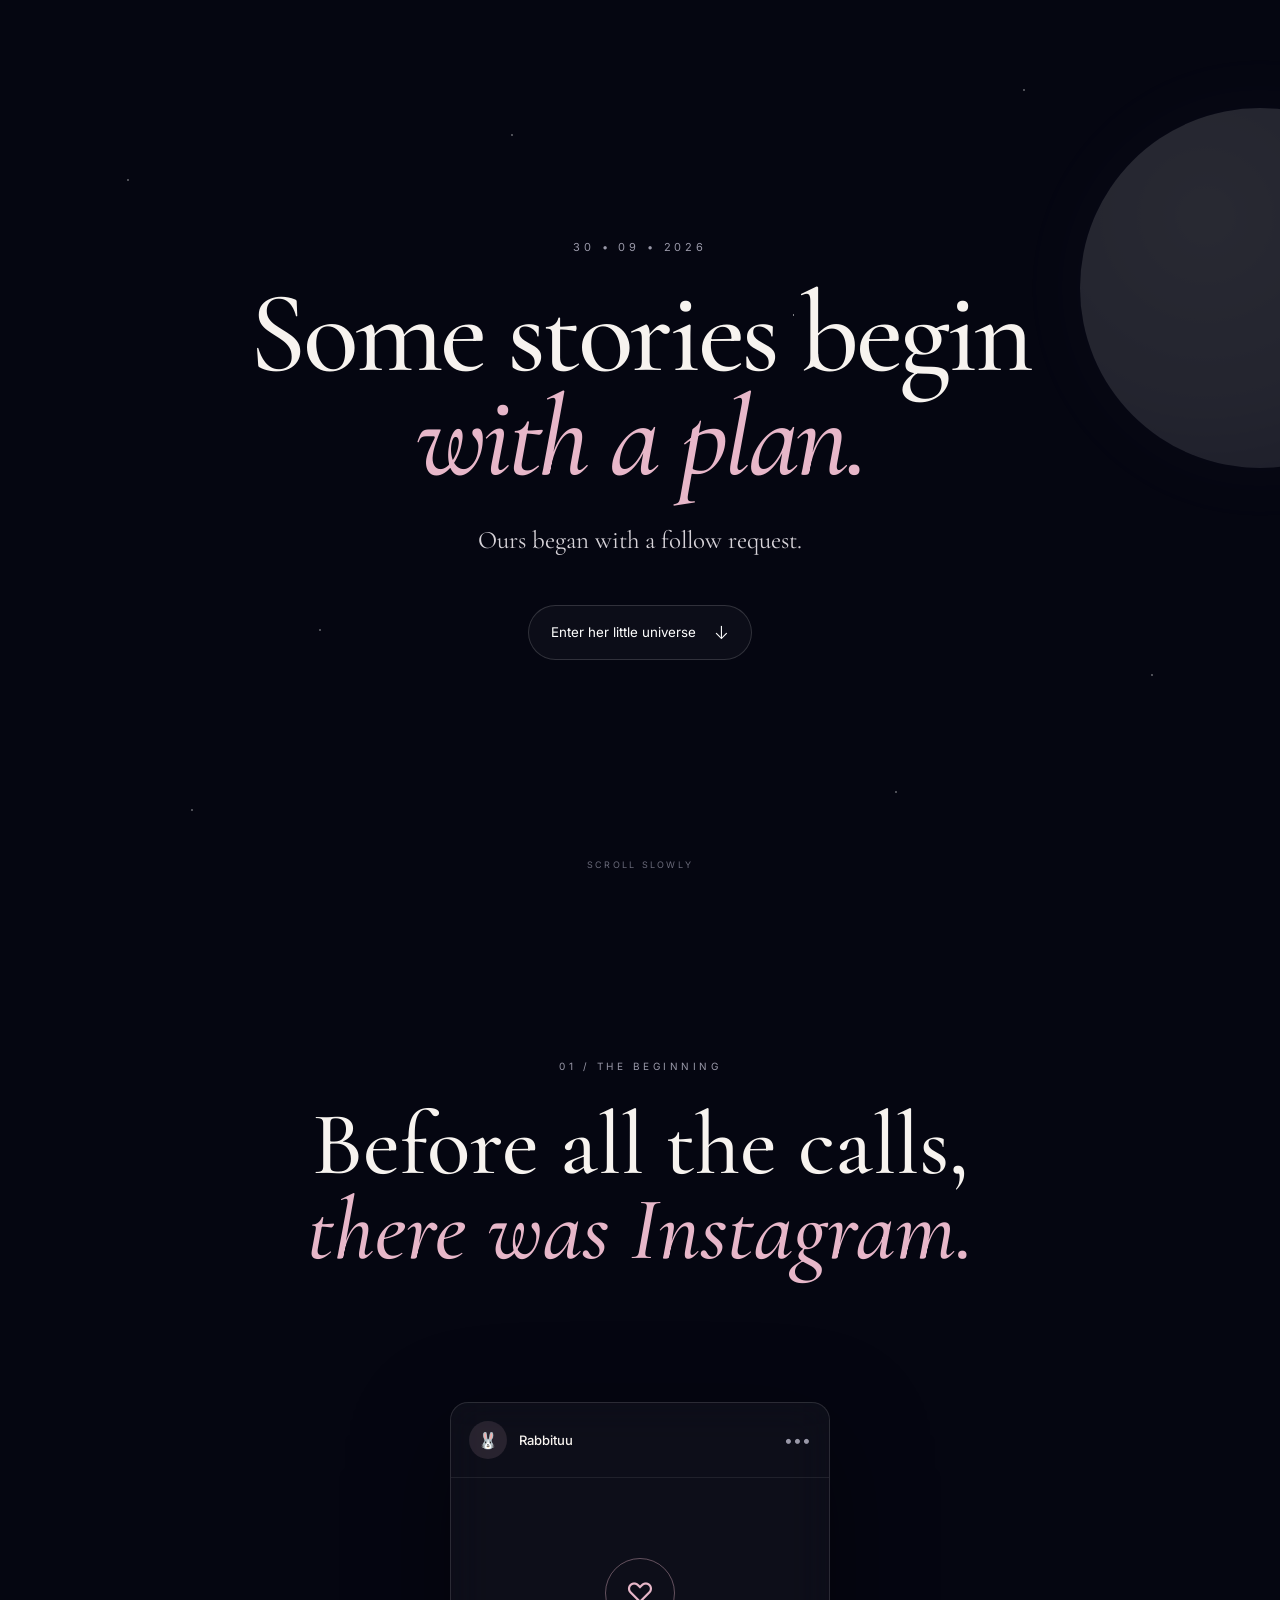
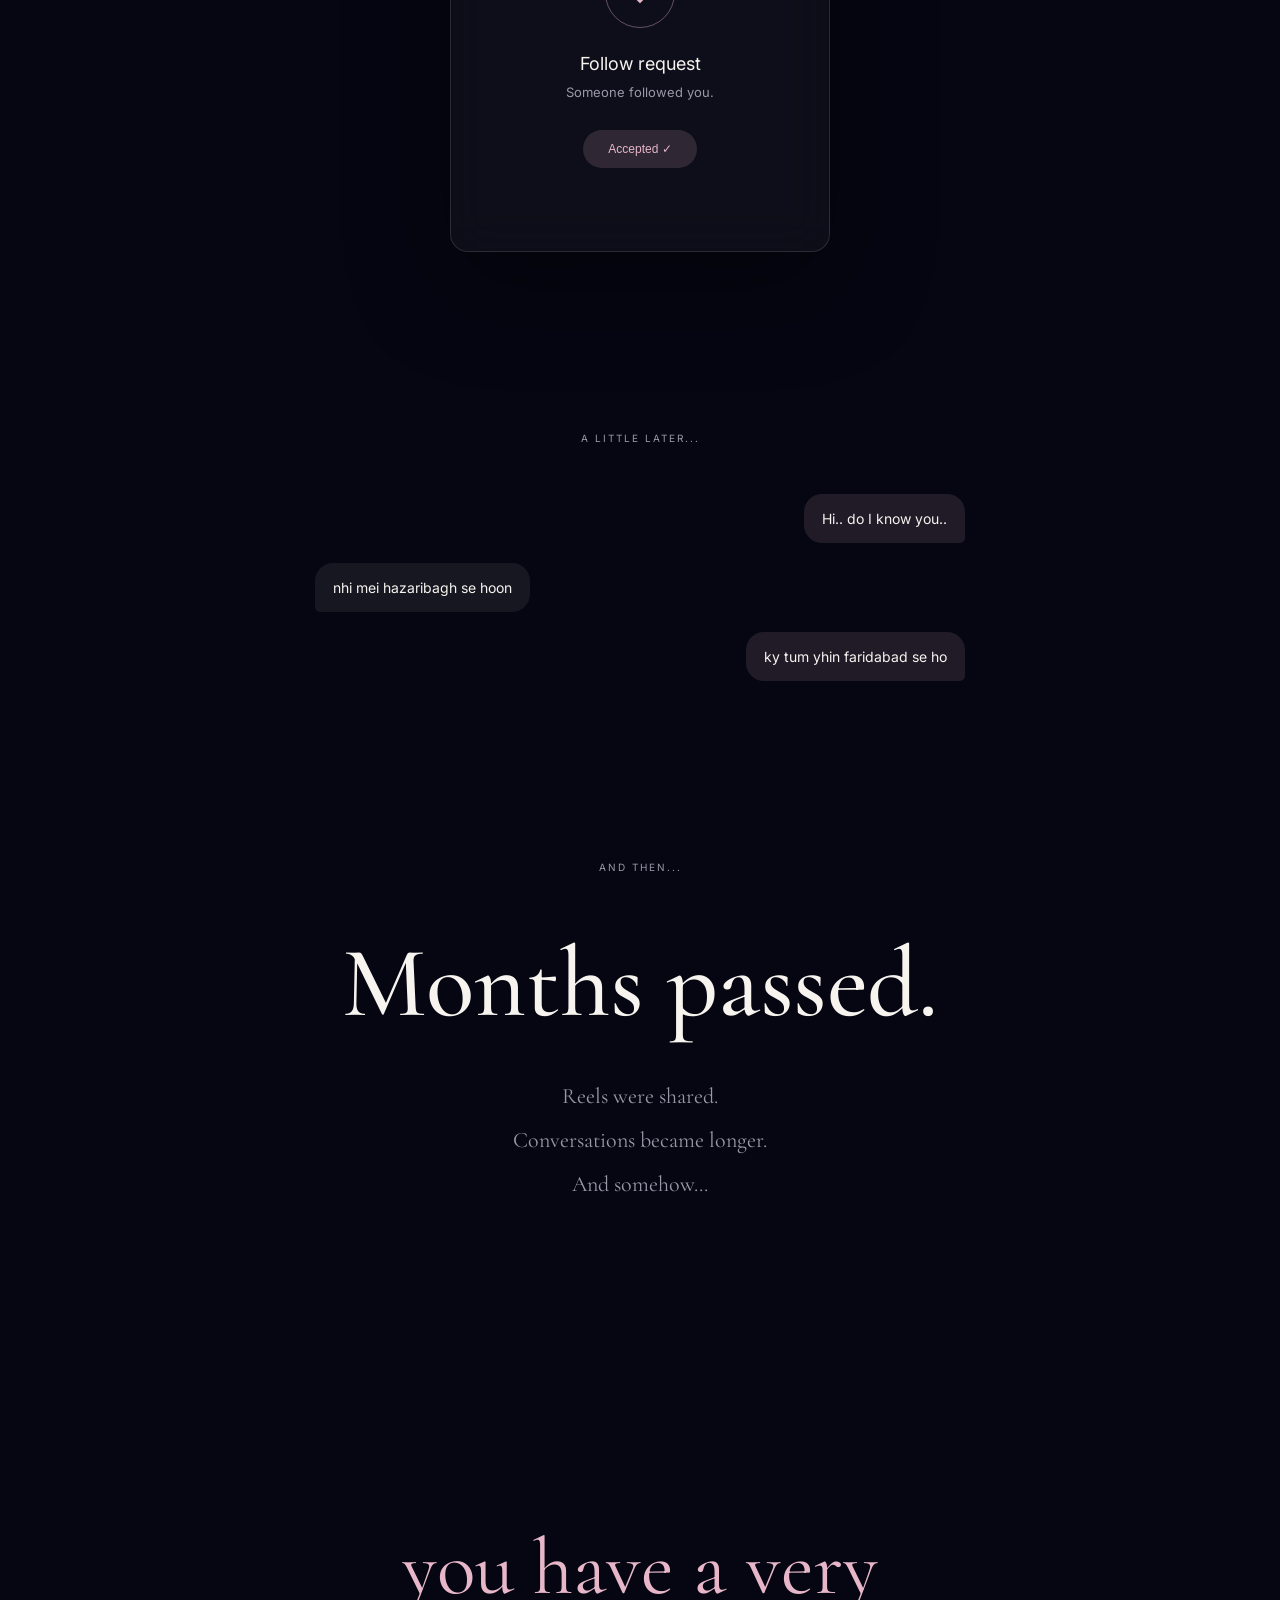
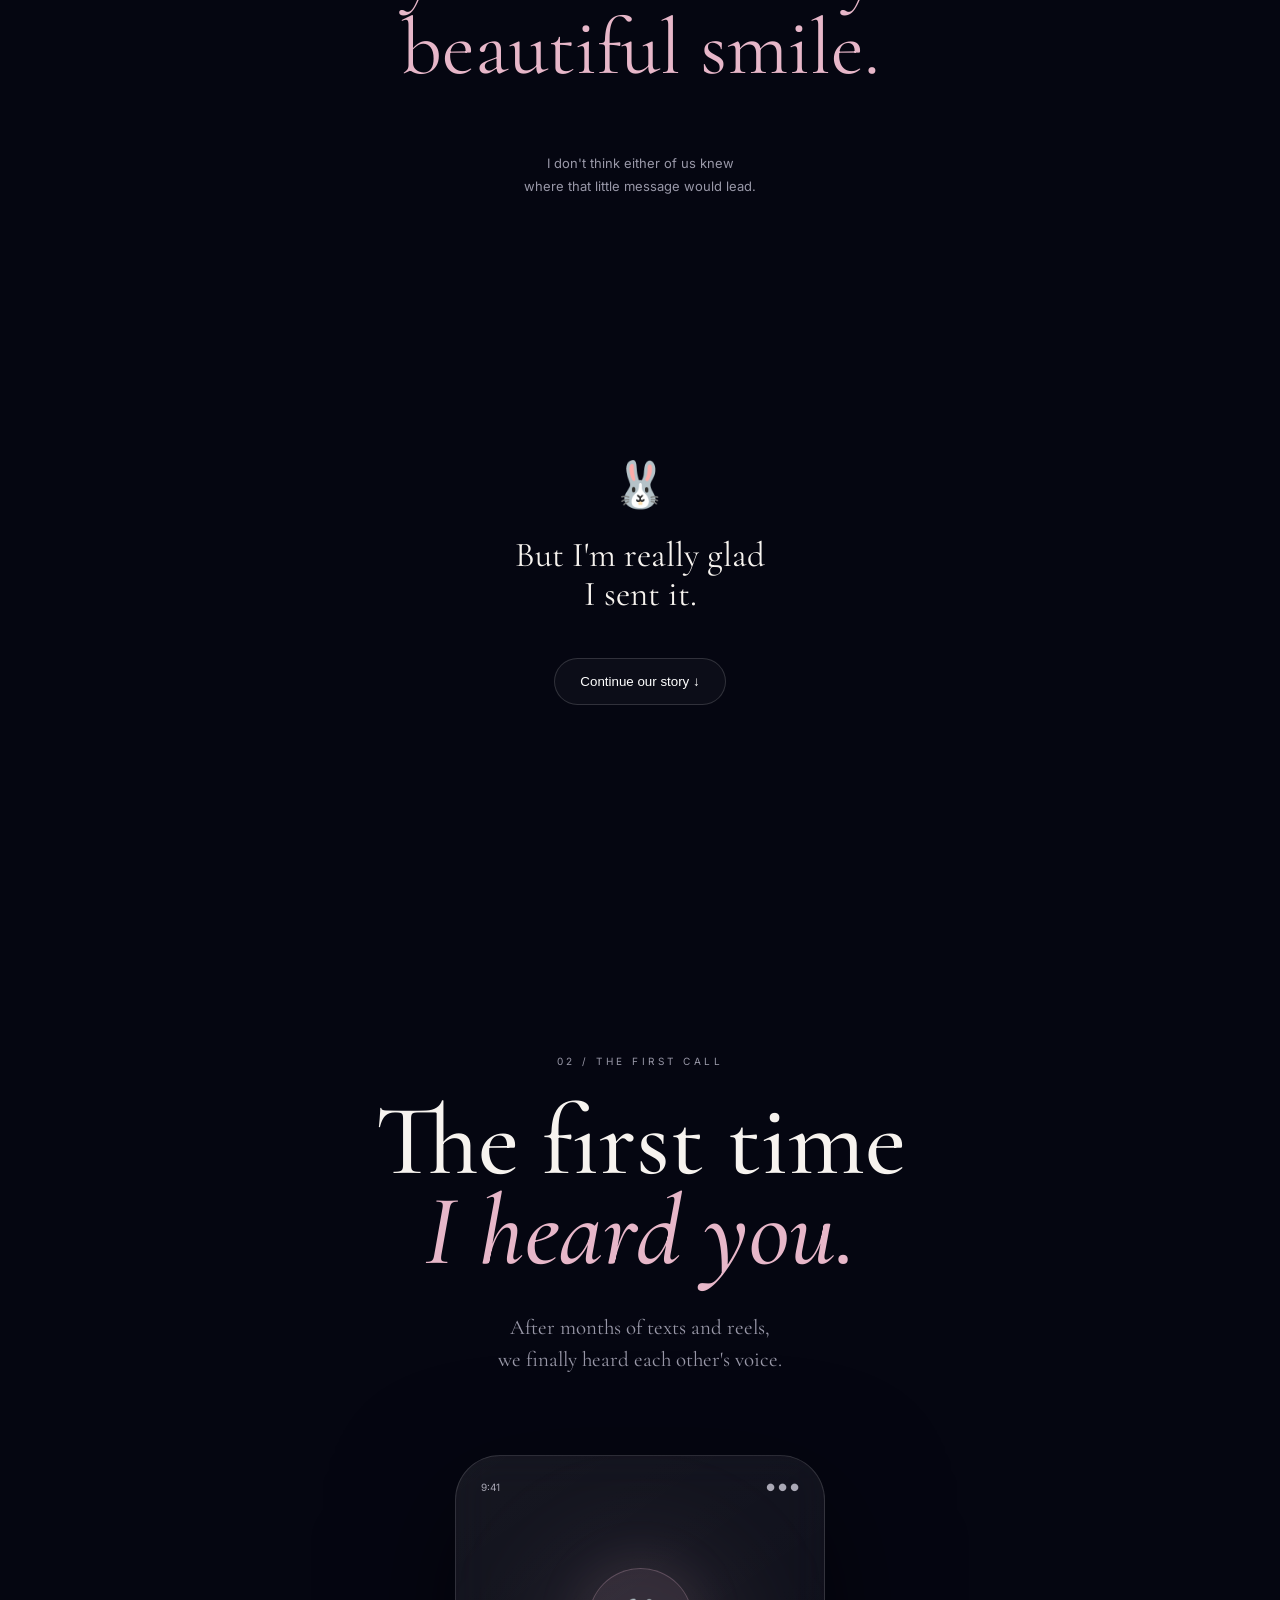
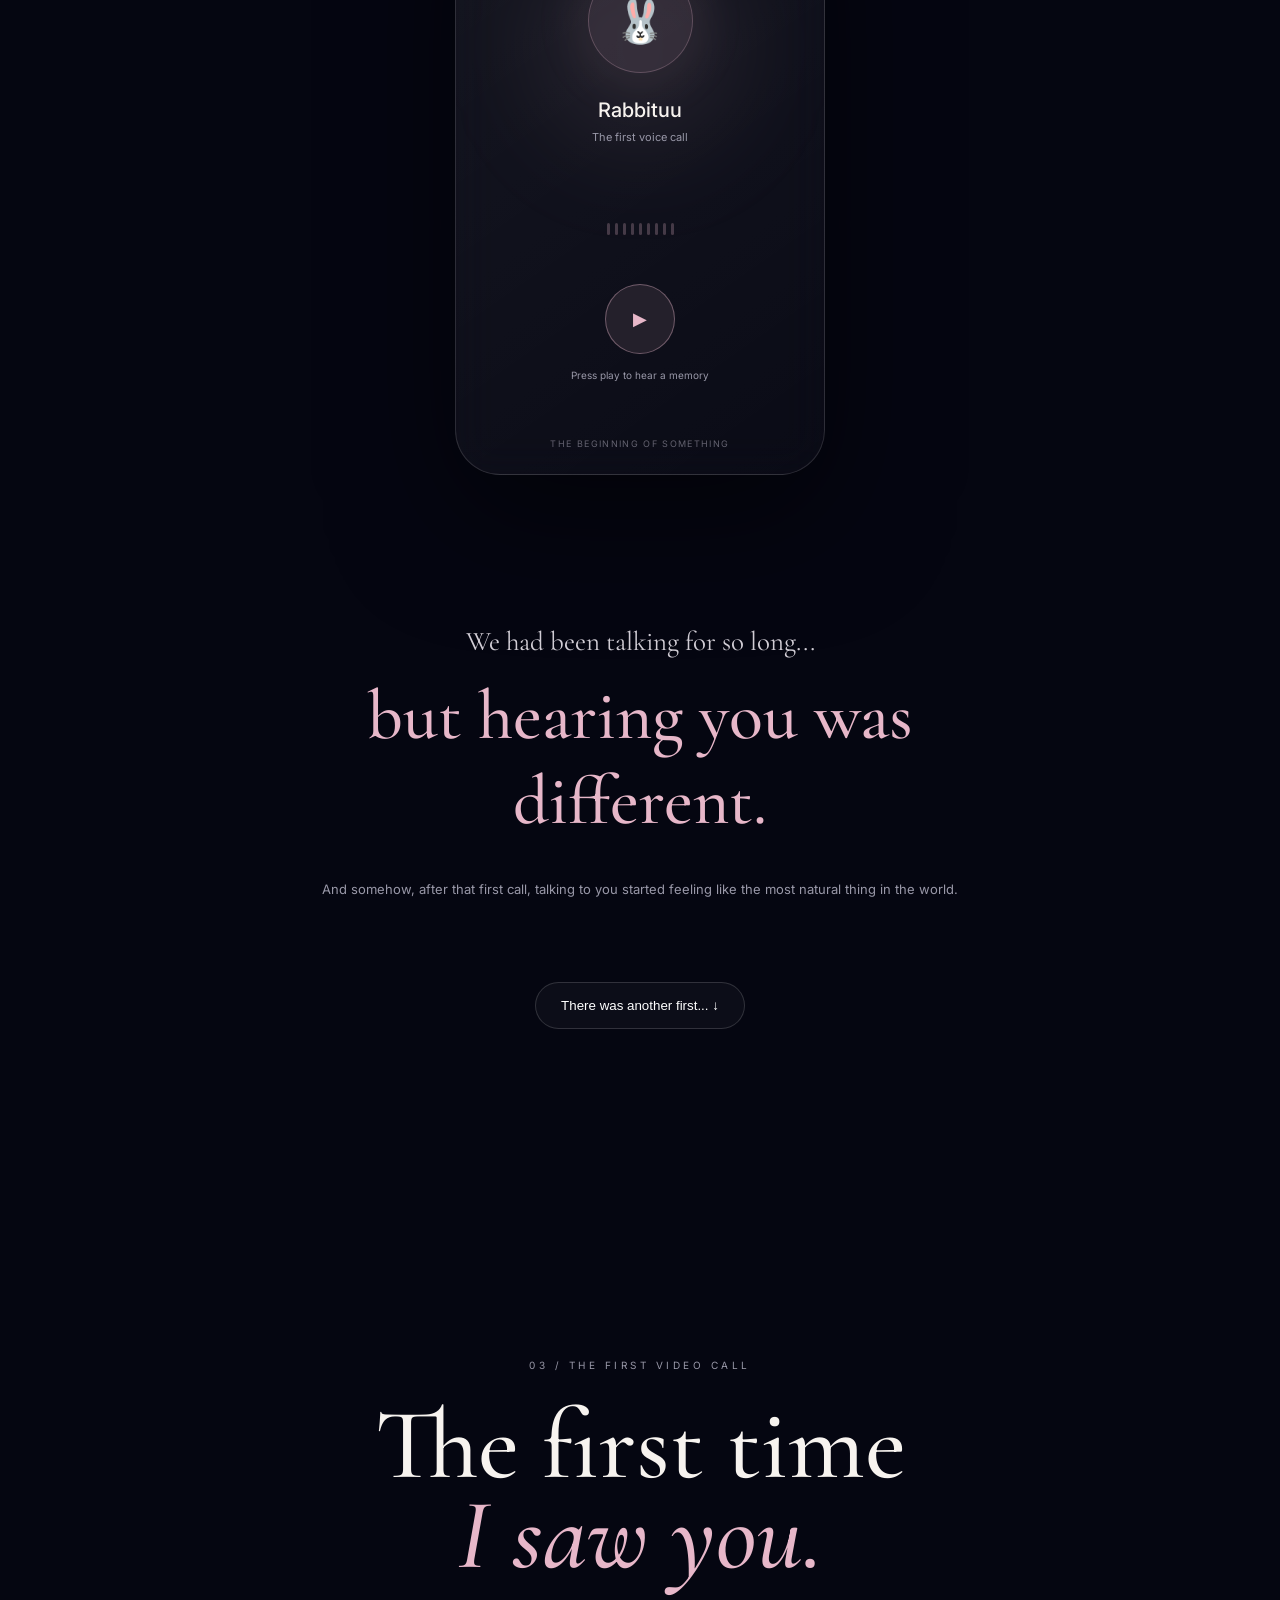
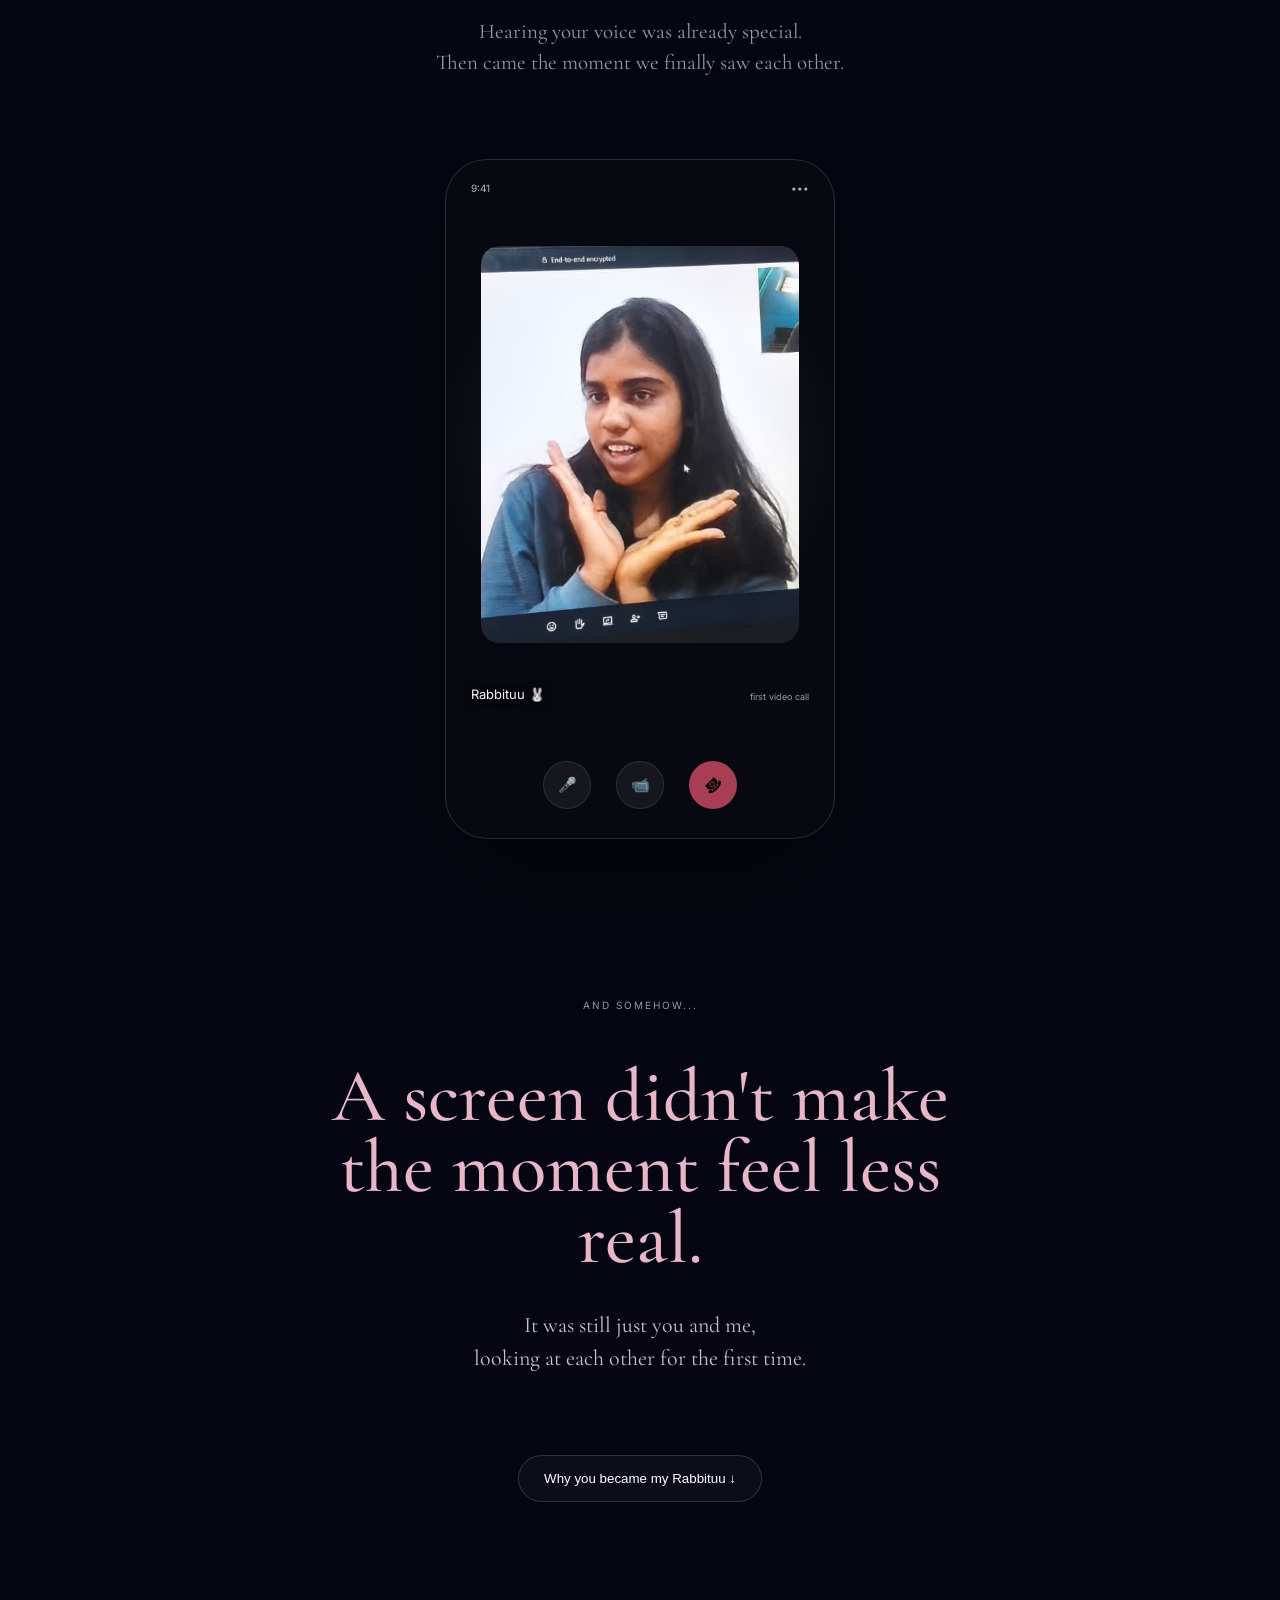
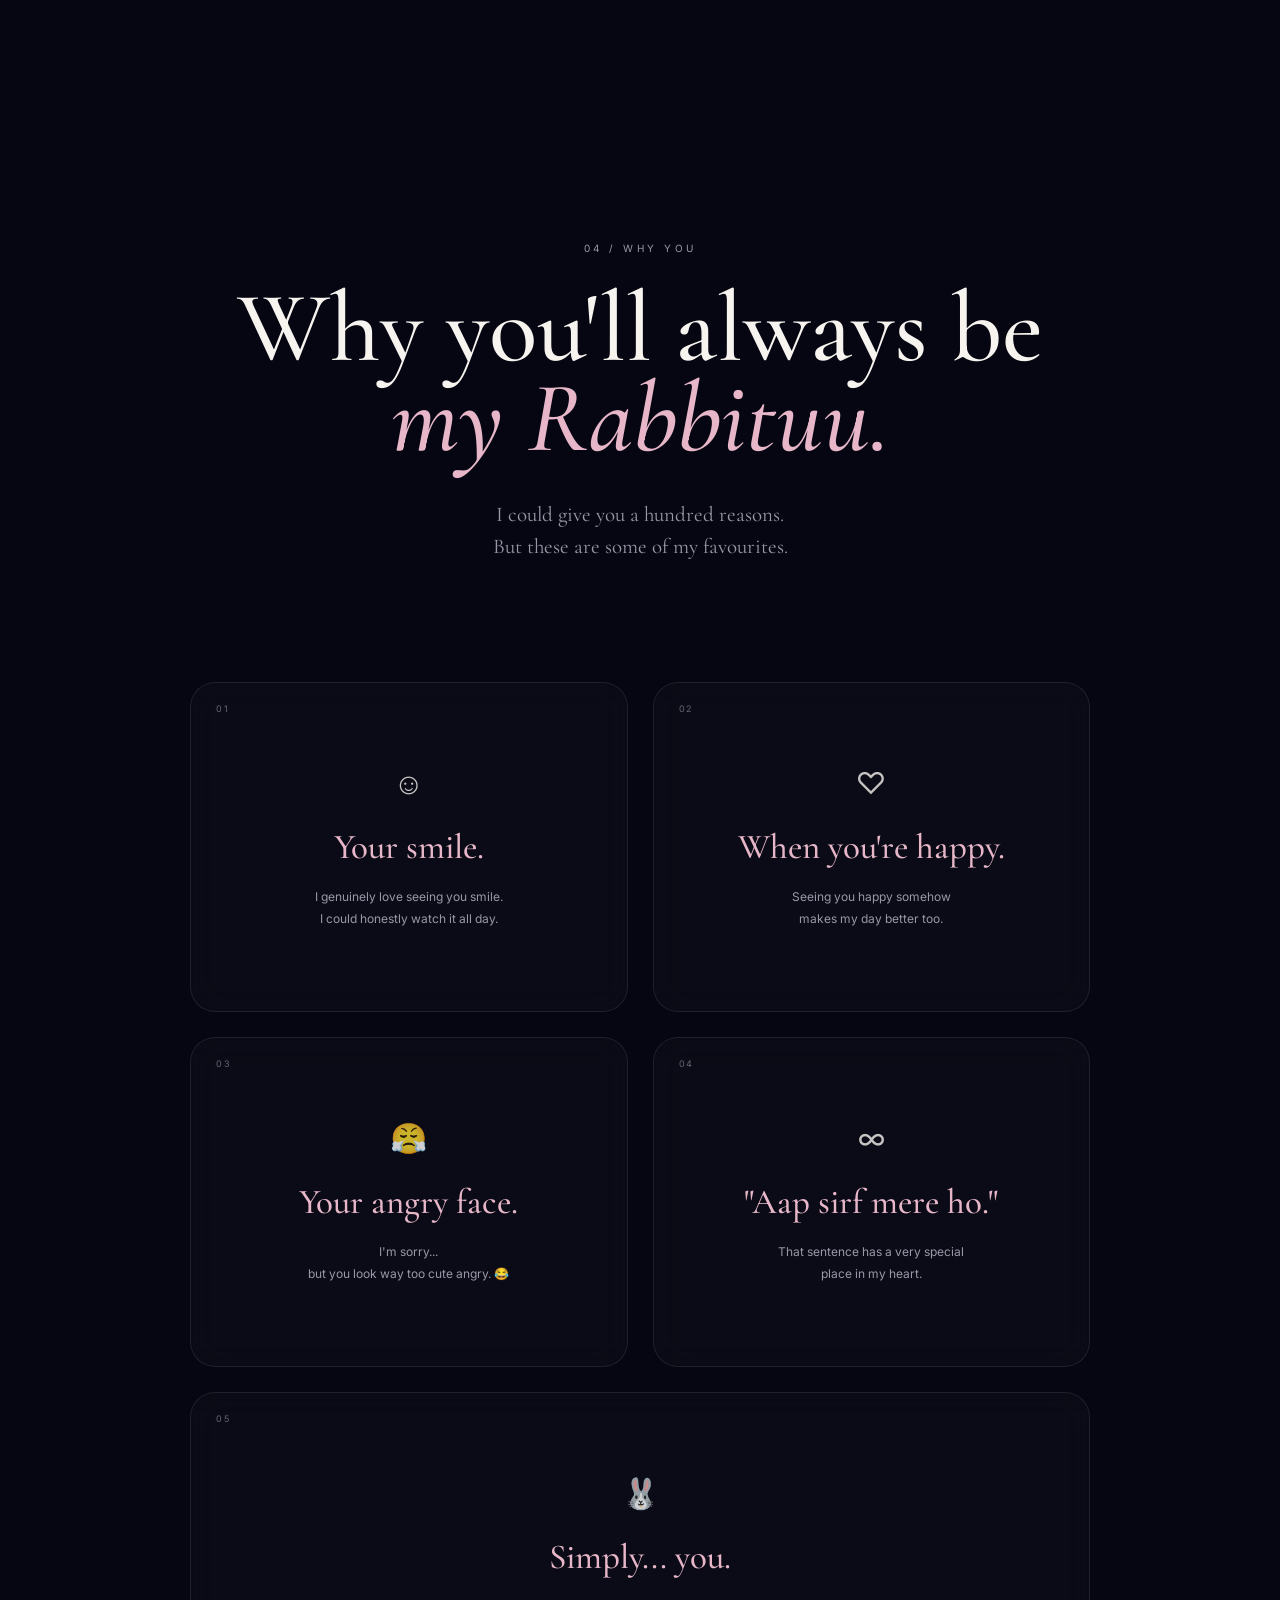
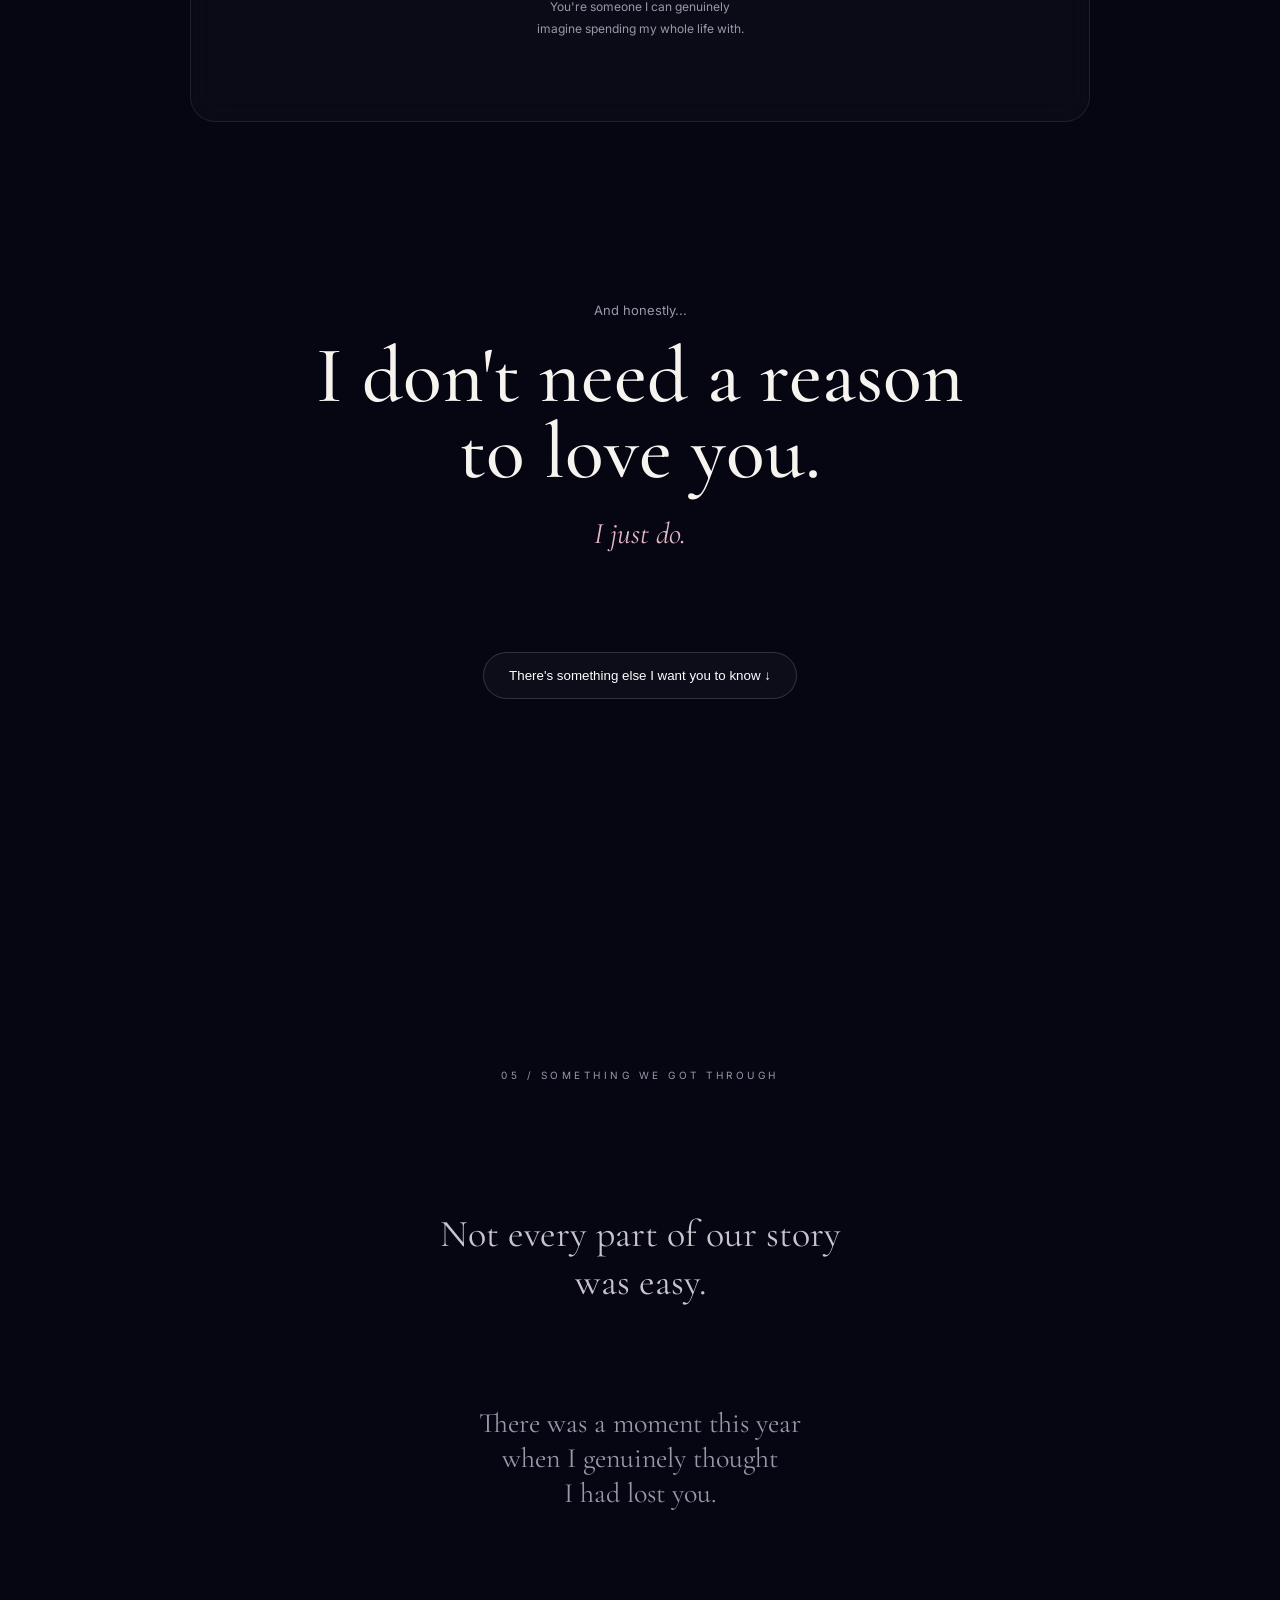
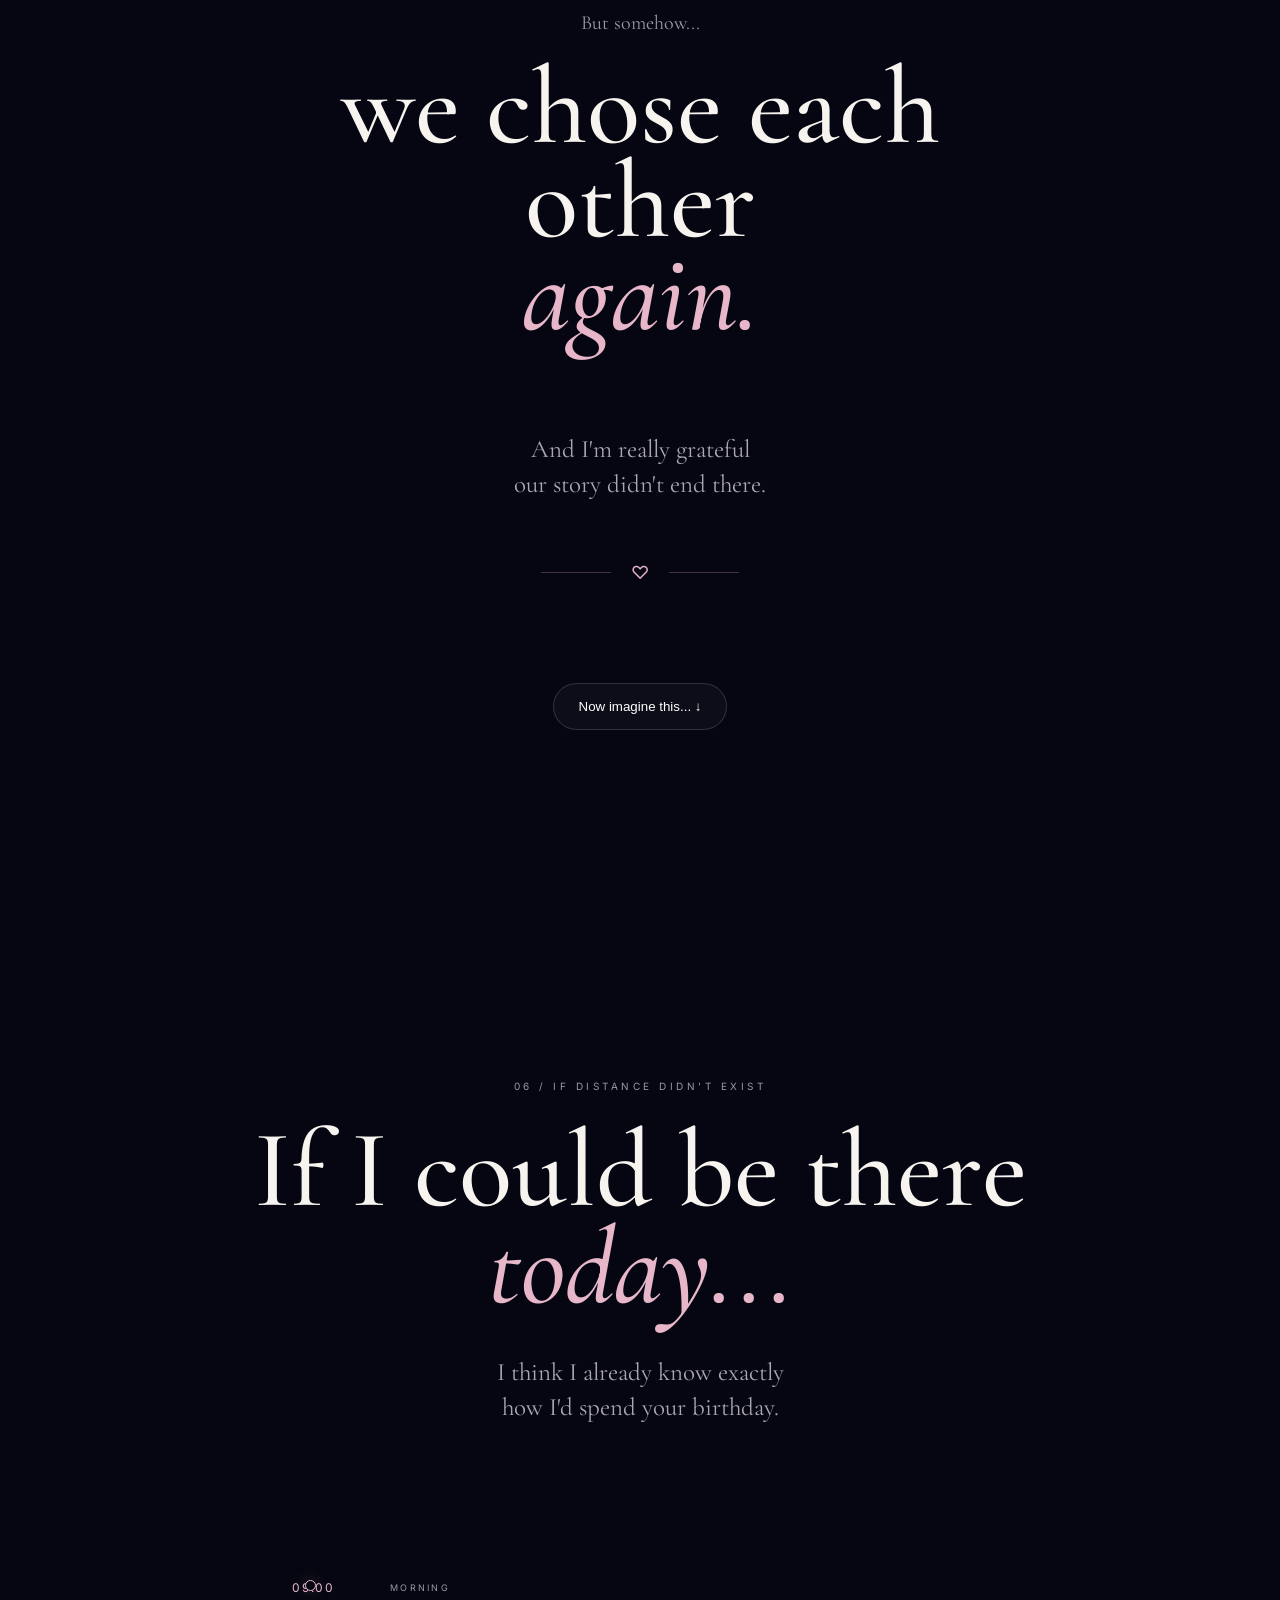
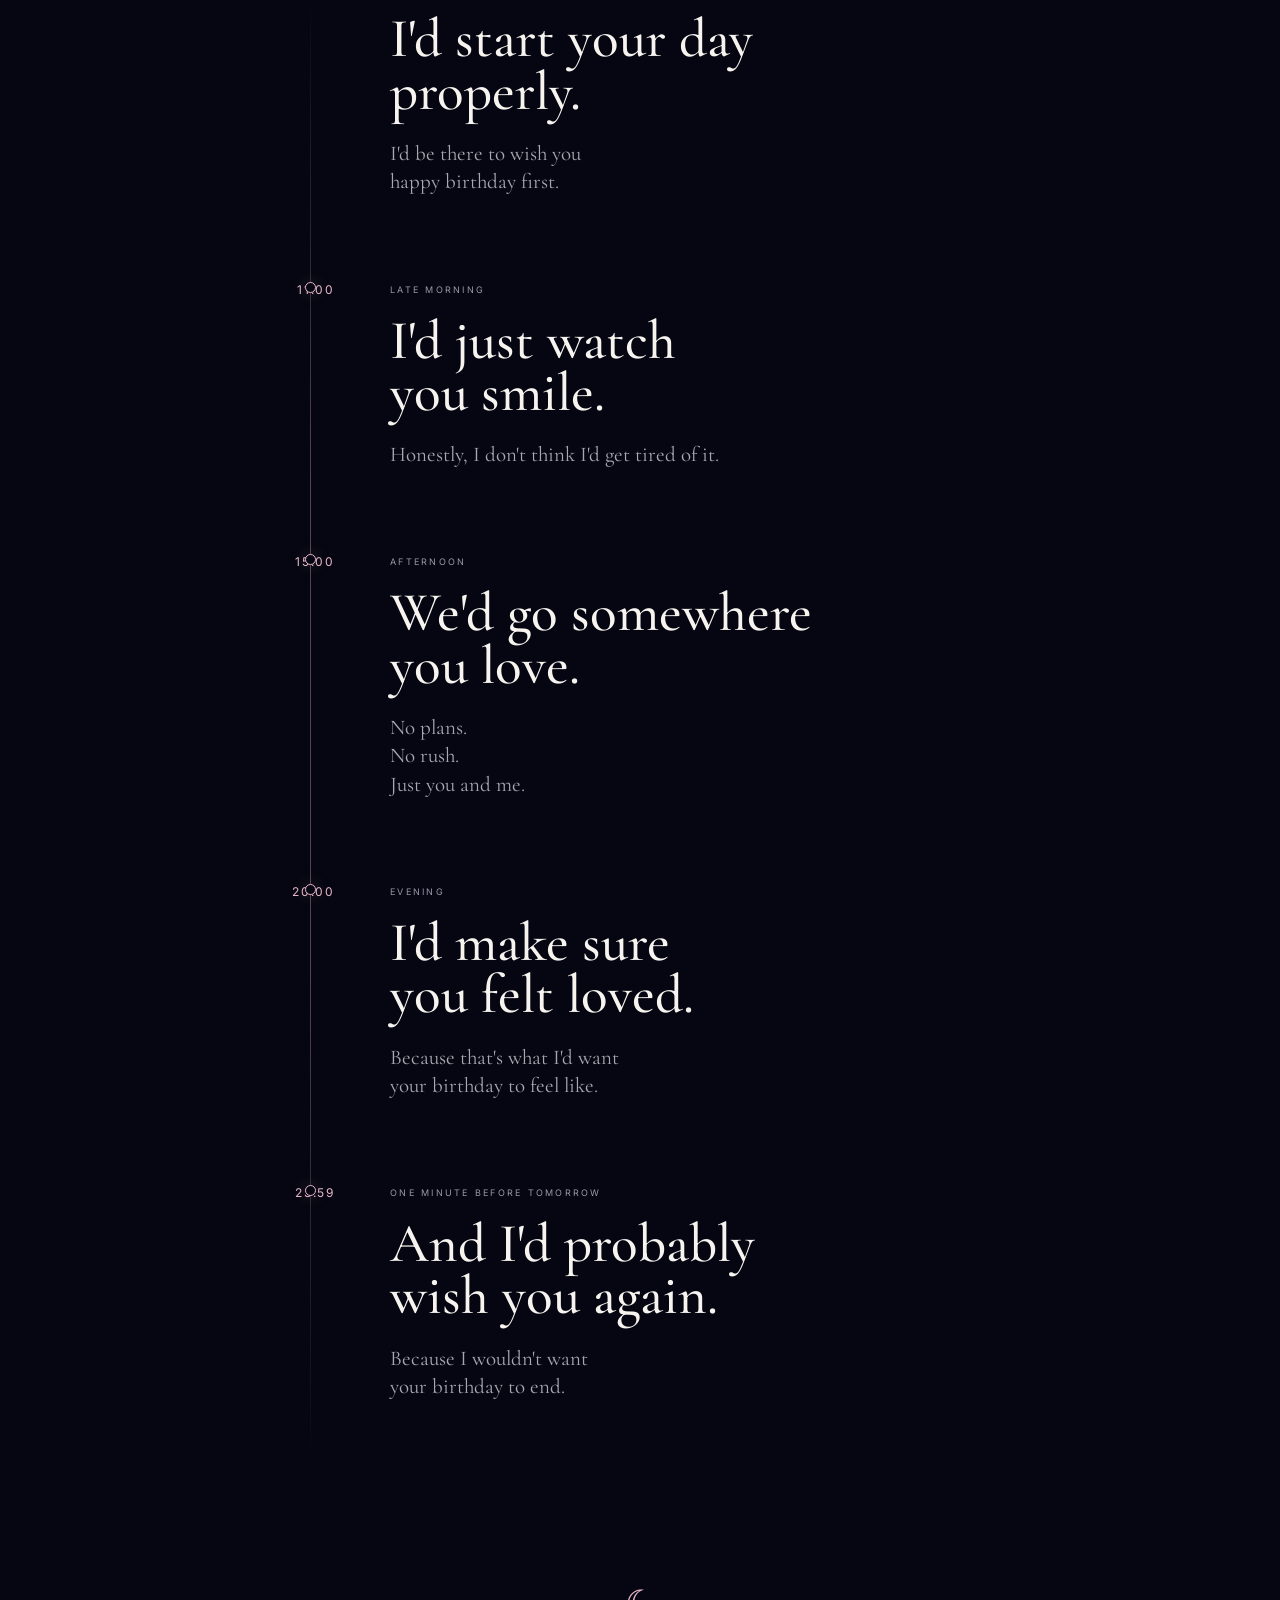
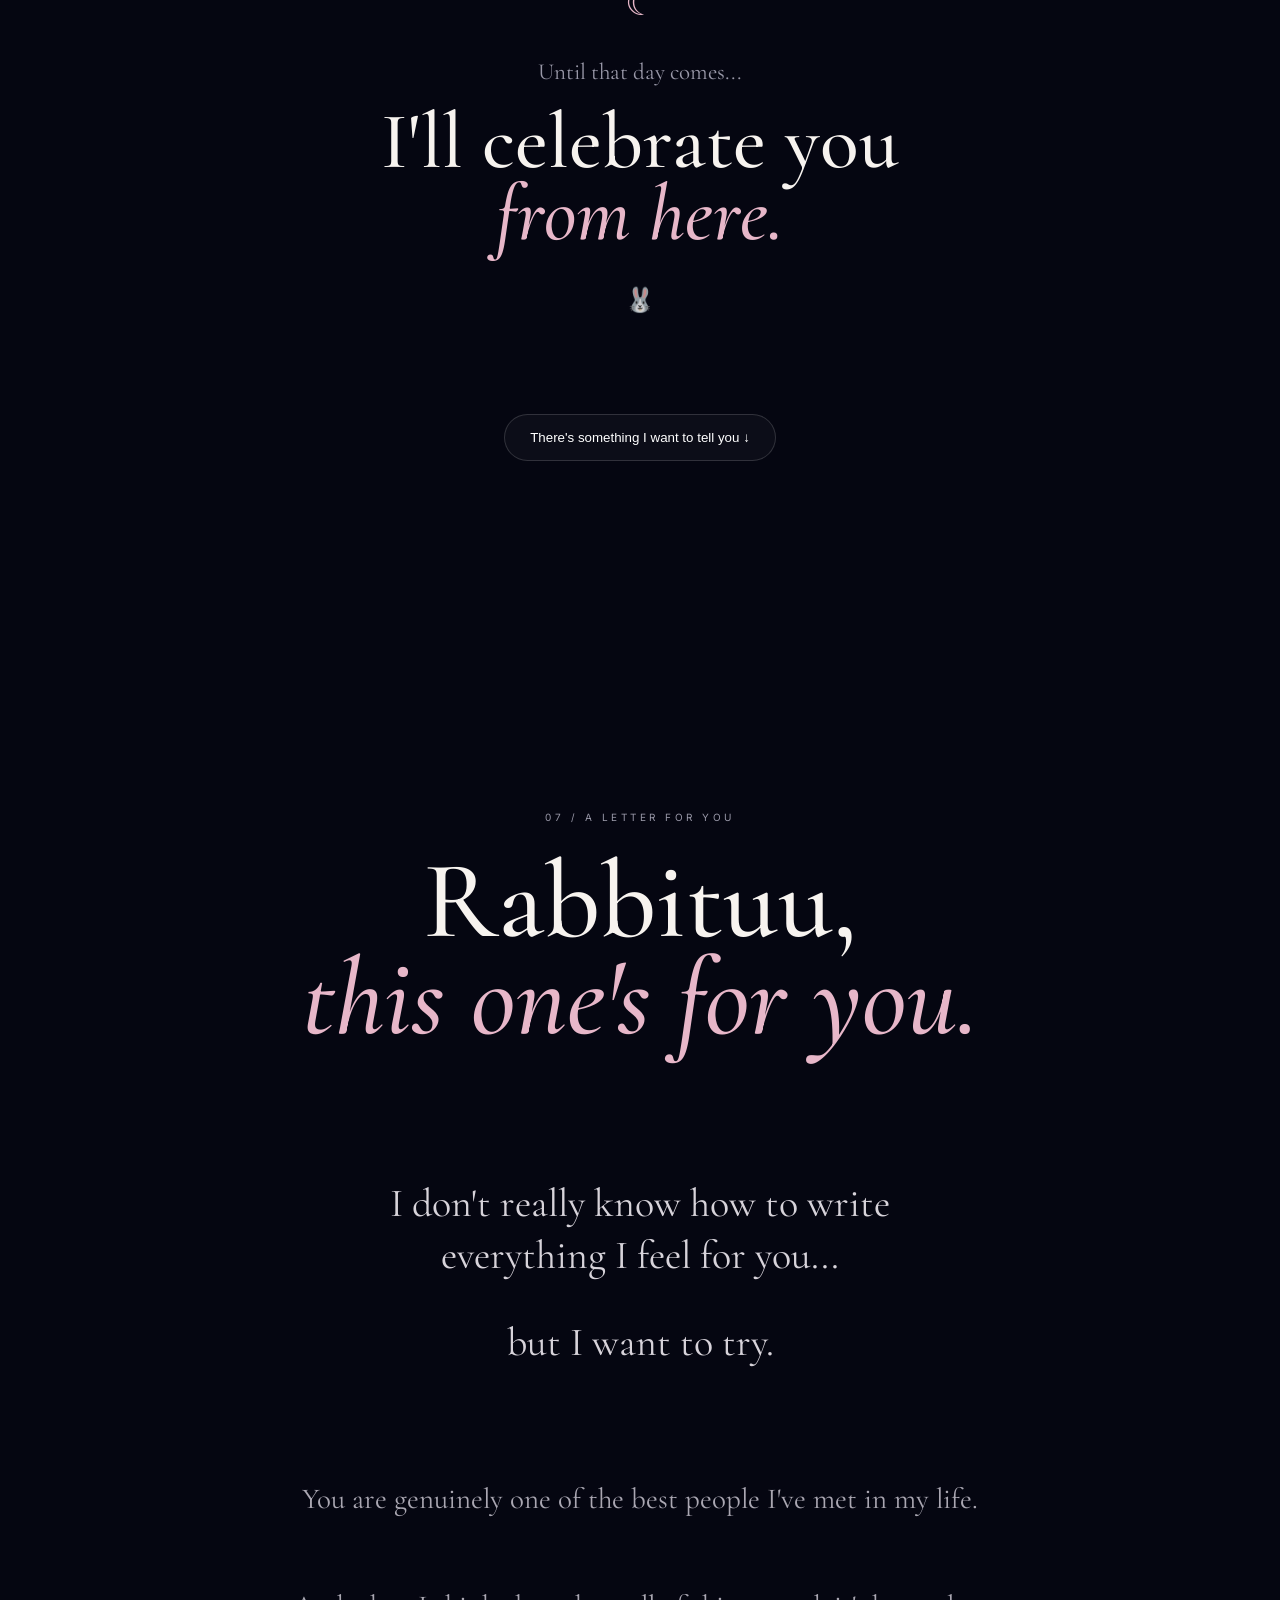
<file: index.html>
<!DOCTYPE html>
<html lang="en">
<head>
    <meta charset="UTF-8">
    <meta name="viewport" content="width=device-width, initial-scale=1.0">

    <title>For Rabbituu 🐰</title>

    <link rel="stylesheet" href="style.css">

    <link rel="preconnect" href="https://fonts.googleapis.com">
    <link rel="preconnect" href="https://fonts.gstatic.com" crossorigin>

    <link href="https://fonts.googleapis.com/css2?family=Cormorant+Garamond:ital,wght@0,400;0,500;0,600;1,400;1,500&family=Inter:wght@300;400;500;600&display=swap" rel="stylesheet">
</head>

<body>

    <div class="stars"></div>
    <div class="moon"></div>


    <!-- =========================
         OPENING
    ========================== -->

    <section class="hero">

        <div class="hero-content">

            <p class="small-text">
                30 • 09 • 2026
            </p>

            <h1>
                Some stories begin
                <br>
                <span>with a plan.</span>
            </h1>

            <p class="subtitle">
                Ours began with a follow request.
            </p>

            <button id="enterButton">
                <span>Enter her little universe</span>
                <b>↓</b>
            </button>

        </div>

        <div class="scroll-hint">
            scroll slowly
        </div>

    </section>


    <!-- =========================
         INSTAGRAM STORY
    ========================== -->

    <section class="story-section" id="story">

        <div class="story-header">

            <p class="chapter">
                01 / THE BEGINNING
            </p>

            <h2>
                Before all the calls,
                <br>
                <i>there was Instagram.</i>
            </h2>

        </div>


        <!-- STORY 1 -->

        <div class="story-card">

            <div class="instagram-card">

                <div class="insta-top">

                    <div class="profile-circle">
                        🐰
                    </div>

                    <div class="profile-name">
                        Rabbituu
                    </div>

                    <div class="dots">
                        •••
                    </div>

                </div>


                <div class="follow-request">

                    <div class="request-icon">
                        ♡
                    </div>

                    <p class="request-title">
                        Follow request
                    </p>

                    <p class="request-text">
                        Someone followed you.
                    </p>

                    <button
                        class="accept-btn"
                        id="acceptBtn">
                        Accepted ✓
                    </button>

                </div>

            </div>

        </div>


        <!-- STORY 2 -->

        <div class="conversation" id="conversation">

            <p class="tiny-label">
                A little later...
            </p>

            <div class="chat">

                <div class="message right">
                    Hi.. do I know you..
                </div>

                <div class="message left">
                    nhi mei hazaribagh se hoon
                </div>

                <div class="message right">
                    ky tum yhin faridabad se ho
                </div>

            </div>

        </div>


        <!-- STORY 3 -->

        <div class="months-later">

            <p class="tiny-label">
                And then...
            </p>

            <h3>
                Months passed.
            </h3>

            <p>
                Reels were shared.
                <br>
                Conversations became longer.
                <br>
                And somehow...
            </p>

        </div>


        <!-- STORY 4 -->

        <div class="smile-message">

            <div class="message special">

                you have a very
                <br>
                beautiful smile.

            </div>

            <p class="after-text">
                I don't think either of us knew
                <br>
                where that little message would lead.
            </p>

        </div>


        <!-- STORY END -->

        <div class="story-ending">

            <div class="rabbit-symbol">
                🐰
            </div>

            <p>
                But I'm really glad
                <br>
                I sent it.
            </p>

            <button id="continueBtn">
                Continue our story ↓
            </button>

        </div>

    </section>


    <!-- =========================
         FIRST VOICE CALL
    ========================== -->

    <section class="call-section" id="nextSection">

        <div class="call-header">

            <p class="chapter">
                02 / THE FIRST CALL
            </p>

            <h2>
                The first time
                <br>
                <i>I heard you.</i>
            </h2>

            <p class="call-intro">
                After months of texts and reels,
                <br>
                we finally heard each other's voice.
            </p>

        </div>


        <!-- PHONE -->

        <div class="phone">

            <div class="phone-top">

                <span>9:41</span>

                <span>● ● ●</span>

            </div>


            <div class="caller">

                <div class="caller-avatar">
                    🐰
                </div>

                <p class="caller-name">
                    Rabbituu
                </p>

                <p class="call-status" id="callStatus">
                    The first voice call
                </p>

            </div>


            <!-- SOUND WAVES -->

            <div class="sound-waves" id="soundWaves">

                <span></span>
                <span></span>
                <span></span>
                <span></span>
                <span></span>
                <span></span>
                <span></span>
                <span></span>
                <span></span>

            </div>


            <!-- AUDIO -->

            <audio id="firstCallAudio">

                <source
                    src="audio/first-call.mp3"
                    type="audio/mpeg"
                >

                Your browser does not support audio.

            </audio>


            <button
                class="play-call"
                id="playCall">

                <span id="playIcon">▶</span>

            </button>


            <p class="tap-text" id="tapText">
                Press play to hear a memory
            </p>


            <div class="call-date">
                the beginning of something
            </div>

        </div>


        <div class="call-message">

            <p>
                We had been talking for so long...
            </p>

            <h3>
                but hearing you was different.
            </h3>

            <p class="soft-text">
                And somehow, after that first call,
                talking to you started feeling
                like the most natural thing in the world.
            </p>

        </div>


        <button
            class="continue-story"
            id="continueFromCall">

            There was another first... ↓

        </button>

    </section>


    <!-- =========================
         FIRST VIDEO CALL
    ========================== -->

    <section class="video-section" id="videoCall">

        <div class="video-header">

            <p class="chapter">
                03 / THE FIRST VIDEO CALL
            </p>

            <h2>
                The first time
                <br>
                <i>I saw you.</i>
            </h2>

            <p class="video-intro">
                Hearing your voice was already special.
                <br>
                Then came the moment we finally saw each other.
            </p>

        </div>


        <!-- VIDEO CALL FRAME -->

        <div class="video-phone">

            <div class="video-topbar">

                <span>9:41</span>

                <span>•••</span>

            </div>


            <div class="video-screen">

                <div class="photo-placeholder">

                    <img
                        src="images/first-video-call.jpg"
                        alt="Our first video call"
                    >

                </div>


                <div class="video-name">
                    Rabbituu 🐰
                </div>


                <div class="video-time">
                    first video call
                </div>

            </div>


            <!-- CALL CONTROLS -->

            <div class="video-controls">

                <button>
                    🎤
                </button>

                <button>
                    📹
                </button>

                <button class="end-call">
                    ☎
                </button>

            </div>

        </div>


        <!-- MEMORY TEXT -->

        <div class="video-memory">

            <p class="tiny-label">
                AND SOMEHOW...
            </p>

            <h3>
                A screen didn't make
                <br>
                the moment feel less real.
            </h3>

            <p>
                It was still just you and me,
                <br>
                looking at each other for the first time.
            </p>

        </div>


        <button
            class="continue-story"
            id="continueFromVideo">

            Why you became my Rabbituu ↓

        </button>

    </section>


    <!-- =========================
         WHY RABBITUU
    ========================== -->

    <section class="why-section" id="whyRabbit">

        <div class="why-header">

            <p class="chapter">
                04 / WHY YOU
            </p>

            <h2>
                Why you'll always be
                <br>
                <i>my Rabbituu.</i>
            </h2>

            <p class="why-intro">
                I could give you a hundred reasons.
                <br>
                But these are some of my favourites.
            </p>

        </div>


        <div class="reasons-container">

            <!-- REASON 01 -->

            <div class="reason-card">

                <span class="reason-number">
                    01
                </span>

                <div class="reason-icon">
                    ☺
                </div>

                <h3>
                    Your smile.
                </h3>

                <p>
                    I genuinely love seeing you smile.
                    <br>
                    I could honestly watch it all day.
                </p>

            </div>


            <!-- REASON 02 -->

            <div class="reason-card">

                <span class="reason-number">
                    02
                </span>

                <div class="reason-icon">
                    ♡
                </div>

                <h3>
                    When you're happy.
                </h3>

                <p>
                    Seeing you happy somehow
                    <br>
                    makes my day better too.
                </p>

            </div>


            <!-- REASON 03 -->

            <div class="reason-card">

                <span class="reason-number">
                    03
                </span>

                <div class="reason-icon">
                    😤
                </div>

                <h3>
                    Your angry face.
                </h3>

                <p>
                    I'm sorry...
                    <br>
                    but you look way too cute angry. 😂
                </p>

            </div>


            <!-- REASON 04 -->

            <div class="reason-card">

                <span class="reason-number">
                    04
                </span>

                <div class="reason-icon">
                    ∞
                </div>

                <h3>
                    "Aap sirf mere ho."
                </h3>

                <p>
                    That sentence has a very special
                    <br>
                    place in my heart.
                </p>

            </div>


            <!-- REASON 05 -->

            <div class="reason-card">

                <span class="reason-number">
                    05
                </span>

                <div class="reason-icon">
                    🐰
                </div>

                <h3>
                    Simply... you.
                </h3>

                <p>
                    You're someone I can genuinely
                    <br>
                    imagine spending my whole life with.
                </p>

            </div>

        </div>


        <div class="why-ending">

            <p>
                And honestly...
            </p>

            <h3>
                I don't need a reason
                <br>
                to love you.
            </h3>

            <span>
                I just do.
            </span>

        </div>


        <button
            class="continue-story"
            id="continueFromWhy">

            There's something else I want you to know ↓

        </button>

    </section>


    <!-- =========================
         WHAT WE GOT THROUGH
    ========================== -->

    <section class="survived-section" id="survived">

        <div class="survived-content">

            <p class="chapter">
                05 / SOMETHING WE GOT THROUGH
            </p>

            <div class="breathing-space"></div>

            <p class="survived-line line-one">
                Not every part of our story
                <br>
                was easy.
            </p>

            <p class="survived-line line-two">
                There was a moment this year
                <br>
                when I genuinely thought
                <br>
                I had lost you.
            </p>

            <p class="survived-line line-three">
                But somehow...
            </p>

            <h2>
                we chose each other
                <br>
                <i>again.</i>
            </h2>

            <p class="survived-ending">
                And I'm really grateful
                <br>
                our story didn't end there.
            </p>

            <div class="heart-line">
                <span></span>
                ♡
                <span></span>
            </div>

        </div>


        <button
            class="continue-story"
            id="continueFromSurvived">

            Now imagine this... ↓

        </button>

    </section>


    <!-- =========================
         IF DISTANCE DIDN'T EXIST
    ========================== -->

    <section class="distance-section" id="distanceSection">

        <div class="distance-header">

            <p class="chapter">
                06 / IF DISTANCE DIDN'T EXIST
            </p>

            <h2>
                If I could be there
                <br>
                <i>today...</i>
            </h2>

            <p class="distance-intro">
                I think I already know exactly
                <br>
                how I'd spend your birthday.
            </p>

        </div>


        <div class="day-timeline">

            <!-- MORNING -->

            <div class="time-card">

                <div class="time">
                    09:00
                </div>

                <div class="time-line"></div>

                <div class="time-content">

                    <span class="time-label">
                        MORNING
                    </span>

                    <h3>
                        I'd start your day
                        <br>
                        properly.
                    </h3>

                    <p>
                        I'd be there to wish you
                        <br>
                        happy birthday first.
                    </p>

                </div>

            </div>


            <!-- LATE MORNING -->

            <div class="time-card">

                <div class="time">
                    11:00
                </div>

                <div class="time-line"></div>

                <div class="time-content">

                    <span class="time-label">
                        LATE MORNING
                    </span>

                    <h3>
                        I'd just watch
                        <br>
                        you smile.
                    </h3>

                    <p>
                        Honestly, I don't think
                        I'd get tired of it.
                    </p>

                </div>

            </div>


            <!-- AFTERNOON -->

            <div class="time-card">

                <div class="time">
                    15:00
                </div>

                <div class="time-line"></div>

                <div class="time-content">

                    <span class="time-label">
                        AFTERNOON
                    </span>

                    <h3>
                        We'd go somewhere
                        <br>
                        you love.
                    </h3>

                    <p>
                        No plans.
                        <br>
                        No rush.
                        <br>
                        Just you and me.
                    </p>

                </div>

            </div>


            <!-- EVENING -->

            <div class="time-card">

                <div class="time">
                    20:00
                </div>

                <div class="time-line"></div>

                <div class="time-content">

                    <span class="time-label">
                        EVENING
                    </span>

                    <h3>
                        I'd make sure
                        <br>
                        you felt loved.
                    </h3>

                    <p>
                        Because that's what I'd want
                        <br>
                        your birthday to feel like.
                    </p>

                </div>

            </div>


            <!-- MIDNIGHT -->

            <div class="time-card final-time">

                <div class="time">
                    23:59
                </div>

                <div class="time-line"></div>

                <div class="time-content">

                    <span class="time-label">
                        ONE MINUTE BEFORE TOMORROW
                    </span>

                    <h3>
                        And I'd probably
                        <br>
                        wish you again.
                    </h3>

                    <p>
                        Because I wouldn't want
                        <br>
                        your birthday to end.
                    </p>

                </div>

            </div>

        </div>


        <div class="distance-ending">

            <div class="moon-small">
                ☾
            </div>

            <p>
                Until that day comes...
            </p>

            <h3>
                I'll celebrate you
                <br>
                <i>from here.</i>
            </h3>

            <span class="rabbit-sign">
                🐰
            </span>

        </div>


        <button
            class="continue-story"
            id="continueFromDistance">

            There's something I want to tell you ↓

        </button>

    </section>


    <!-- =========================
         LETTER
    ========================== -->

    <section class="letter-section" id="letterSection">

        <div class="letter-header">

            <p class="chapter">
                07 / A LETTER FOR YOU
            </p>

            <h2>
                Rabbituu,
                <br>
                <i>this one's for you.</i>
            </h2>

        </div>


        <div class="letter">

            <p class="letter-line">
                I don't really know how to write
                <br>
                everything I feel for you...
            </p>

            <p class="letter-line">
                but I want to try.
            </p>


            <div class="letter-space"></div>


            <p class="letter-text">
                You are genuinely one of the best people
                I've met in my life.
            </p>

            <p class="letter-text">
                And when I think about how all of this started,
                it's honestly a little crazy.
            </p>

            <p class="letter-text">
                A random follow request.
                <br>
                A random "Hi.. do I know you.."
                <br>
                And somehow...
                <br>
                it became <i>us.</i>
            </p>


            <div class="letter-space"></div>


            <p class="letter-text">
                I love talking to you.
                <br>
                I love seeing you smile.
                <br>
                I even love your angry face...
                <br>
                although I probably shouldn't say that. 😂
            </p>

            <p class="letter-text">
                And yes...
                <br>
                I still love hearing
                <br>
                <i>"aap sirf mere ho."</i>
            </p>


            <div class="letter-space"></div>


            <p class="letter-text">
                This year wasn't perfect.
            </p>

            <p class="letter-text">
                There was a moment when I genuinely
                thought our story might end.
            </p>

            <p class="letter-text highlight">
                But we both chose each other again.
            </p>


            <div class="letter-space"></div>


            <p class="letter-text">
                And that's something I'll always
                be grateful for.
            </p>

            <p class="letter-text">
                No matter how many times we get angry
                at each other...
                <br>
                no matter how many stupid little fights we have...
            </p>

            <p class="letter-text highlight">
                you'll always be my Rabbit.
                <br>
                And I'll always be your Singhania.
            </p>


            <div class="letter-space"></div>


            <p class="letter-text">
                I wish I could be beside you today.
                <br>
                I wish I could see your smile in person.
                <br>
                I wish I could make your birthday
                exactly the way I imagine it.
            </p>

            <p class="letter-text">
                But until we get that day...
                <br>
                I hope this little universe reminds you
                how much you mean to me.
            </p>


            <div class="letter-space"></div>


            <p class="final-letter">
                I love you
                <br>
                <i>so, so much.</i>
            </p>

            <p class="letter-sign">
                — Your Singhania 🐰
            </p>

        </div>


        <button
            class="continue-story"
            id="continueFromLetter">

            One last thing... ↓

        </button>

    </section>


    <!-- =========================
         BIRTHDAY REVEAL
    ========================== -->

    <section class="birthday-section" id="birthdaySection">

        <div class="birthday-stars"></div>

        <div class="birthday-moon">
            <div class="moon-glow"></div>
        </div>


        <div class="birthday-content">

            <p class="chapter">
                30 / 09 / 2026
            </p>

            <div class="birthday-bunny">
                🐰
            </div>

            <p class="birthday-small">
                To the girl who became
                <br>
                my favourite part of every day...
            </p>

            <h2>
                Happy Birthday,
                <br>
                <i>Rabbituu.</i>
            </h2>

            <div class="birthday-divider">

                <span></span>

                ✦

                <span></span>

            </div>

            <p class="birthday-message">
                I hope you keep smiling.
                <br>
                I hope you keep being you.
                <br>
                And I hope we get to celebrate
                <br>
                many, many more birthdays together.
            </p>

            <p class="birthday-final">
                Until then...
                <br>
                <i>this little universe is yours.</i>
            </p>


            <!-- SURPRISE BUTTON
                 MOVED INSIDE BIRTHDAY CONTENT
                 SO IT STAYS CENTERED
            -->

            <button
                class="surprise-button"
                id="surpriseButton">

                ✦ There is a surprise for you ✦

            </button>

        </div>


        <div class="birthday-bottom">

            <p>
                Made with love
            </p>

            <span>
                ♡
            </span>

            <p>
                from your Singhania
            </p>

        </div>

    </section>


    <script src="script.js"></script>

</body>
</html>
</file>
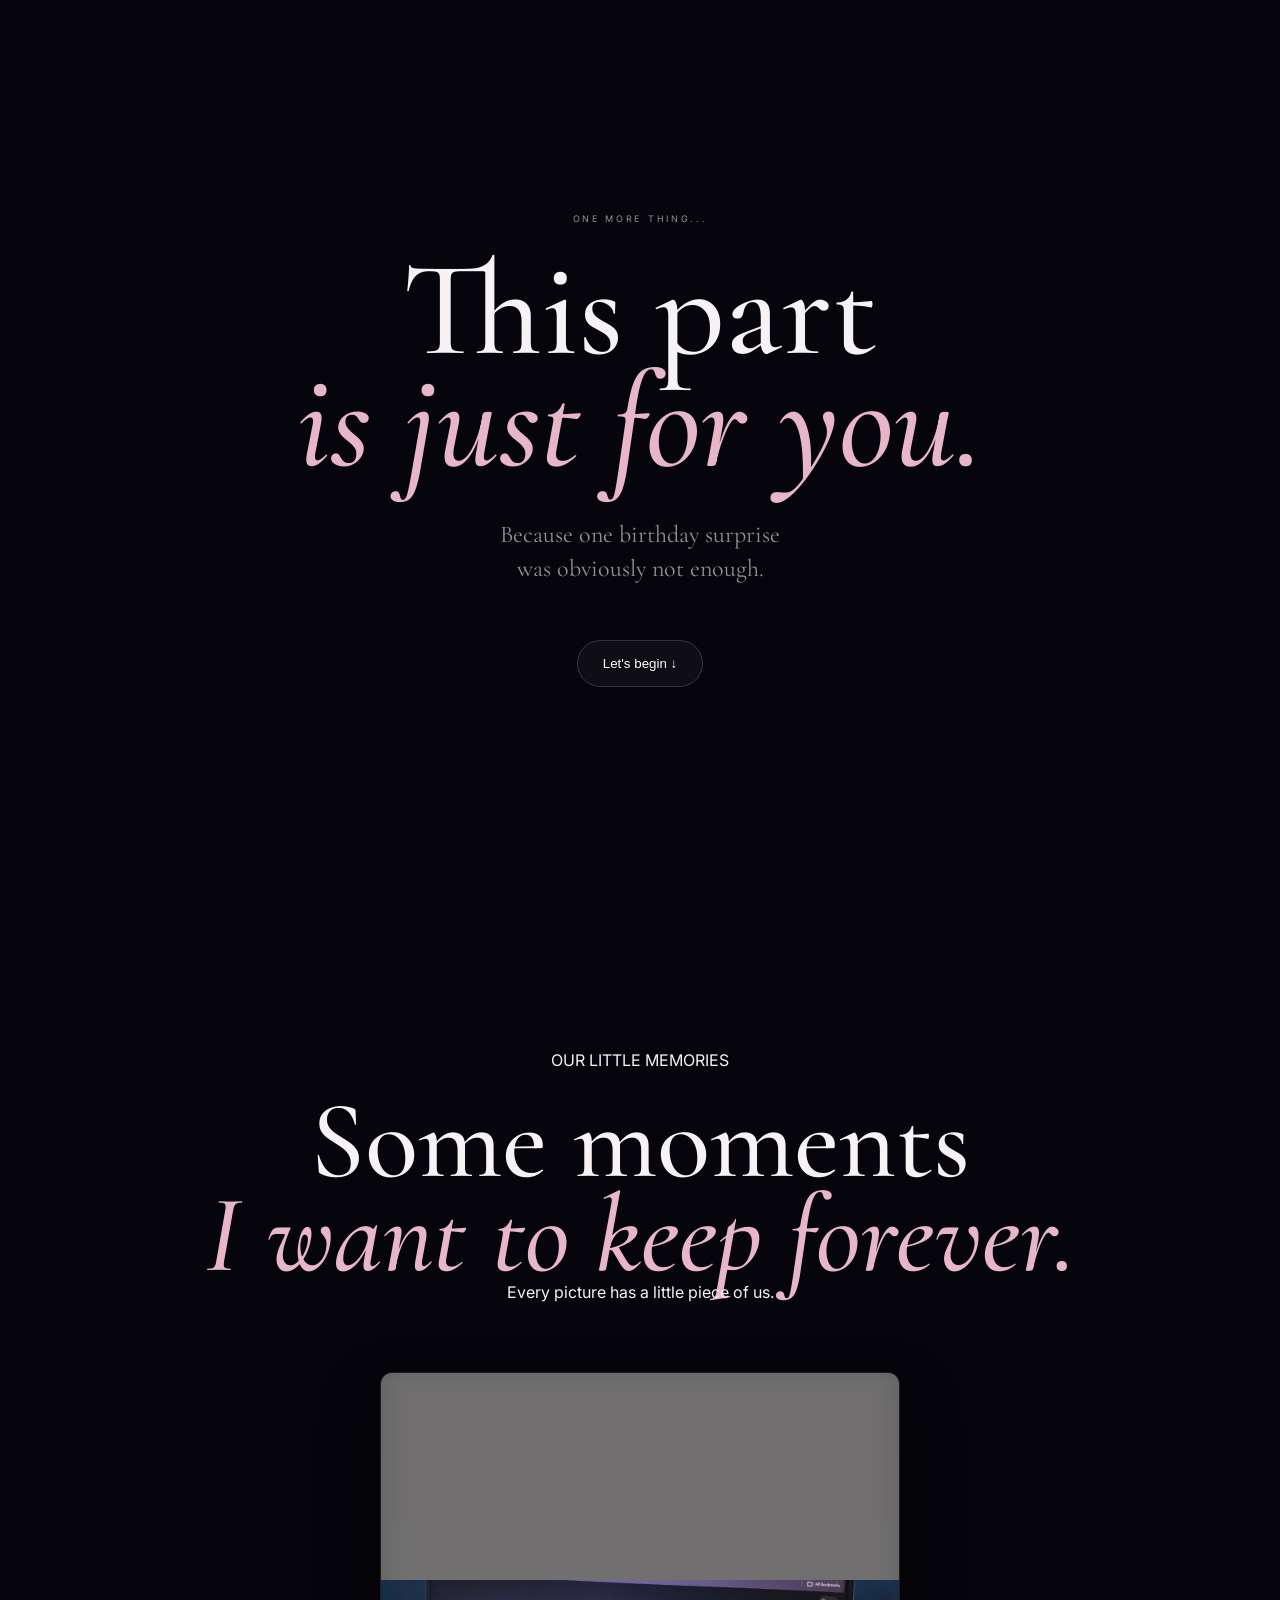
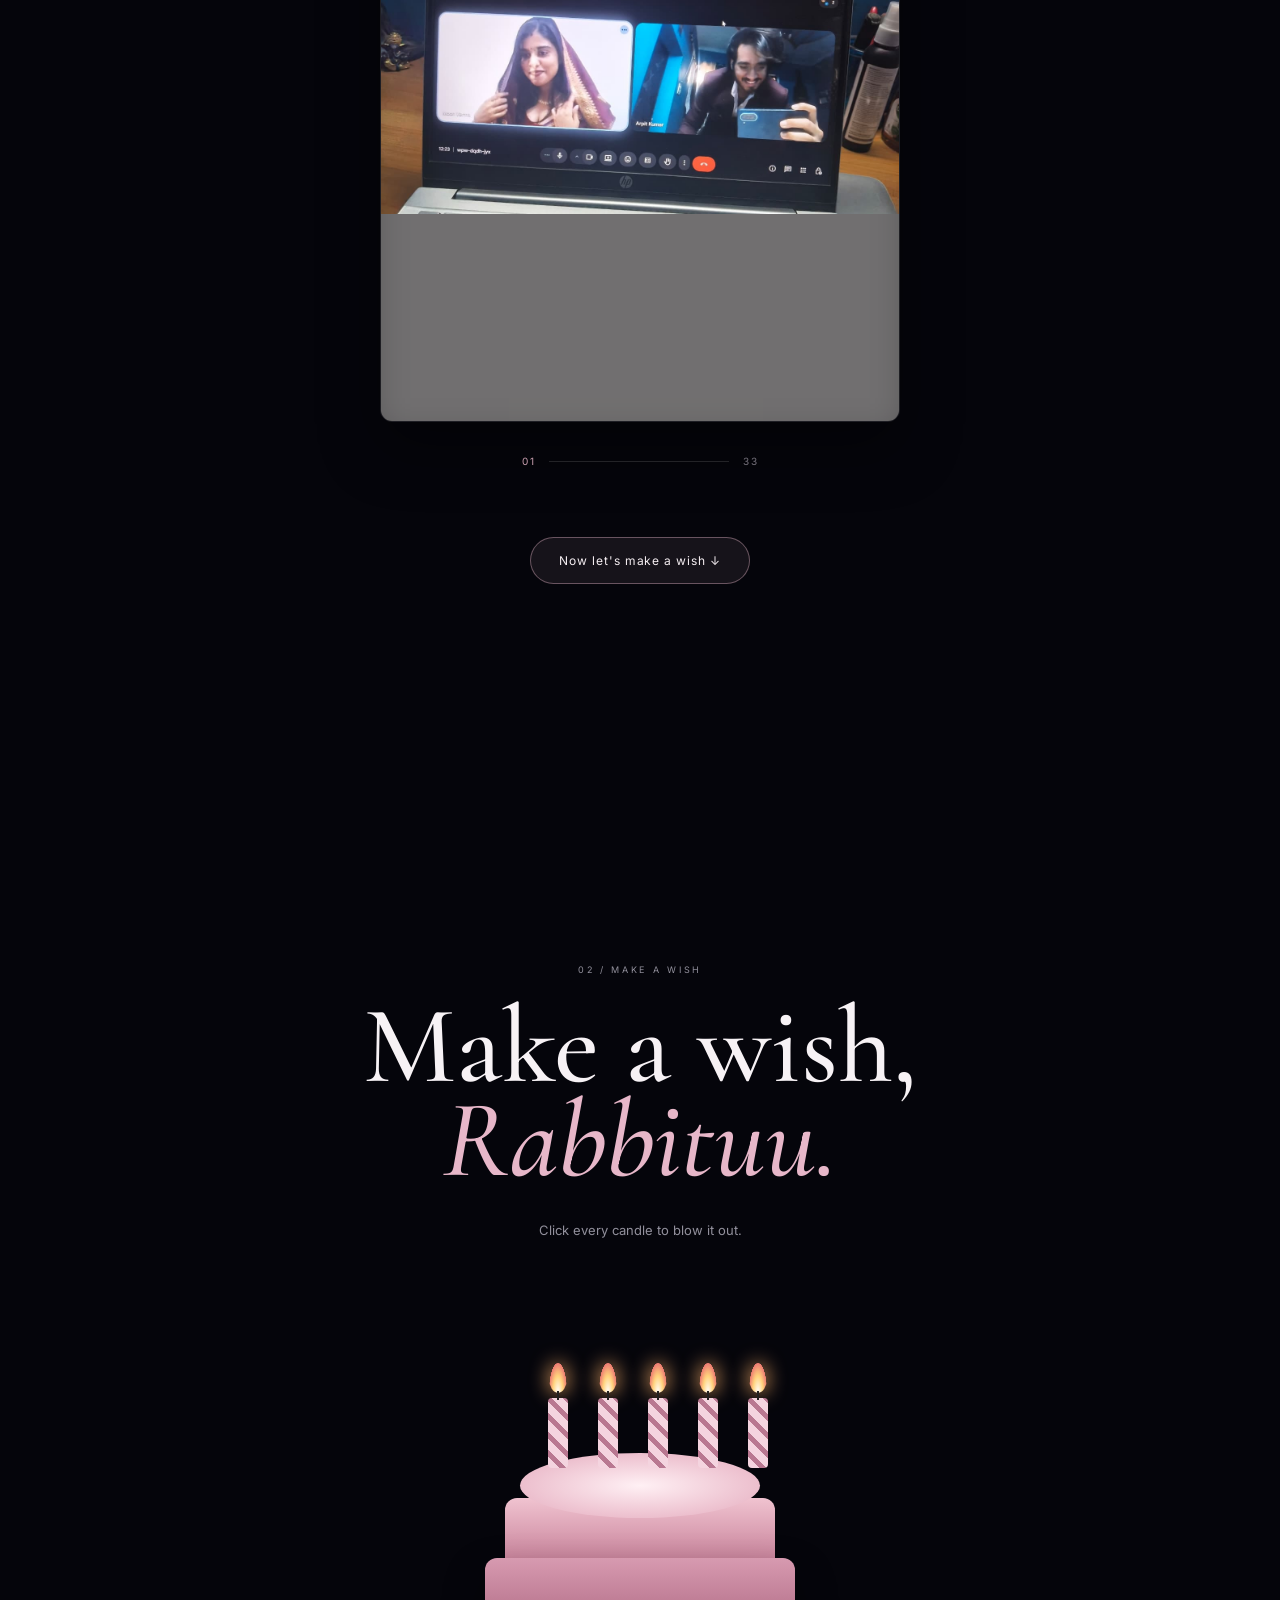
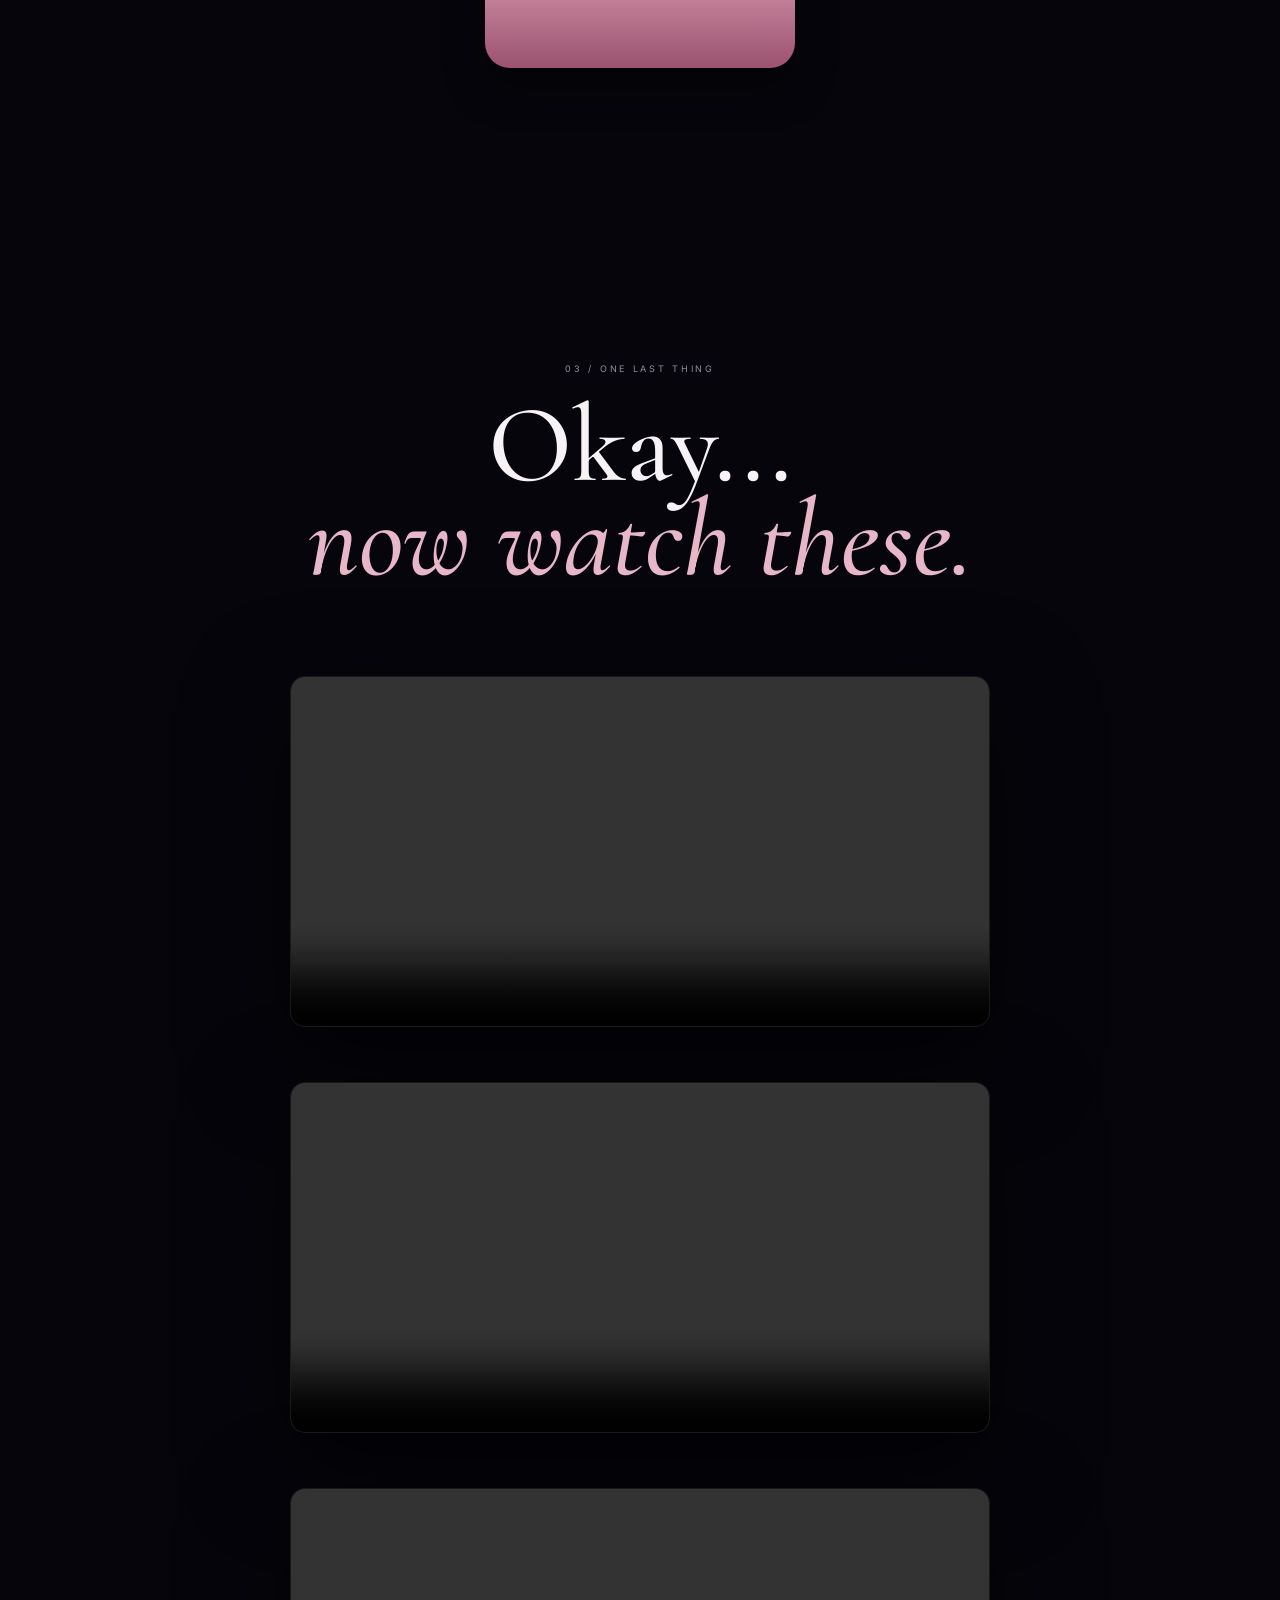
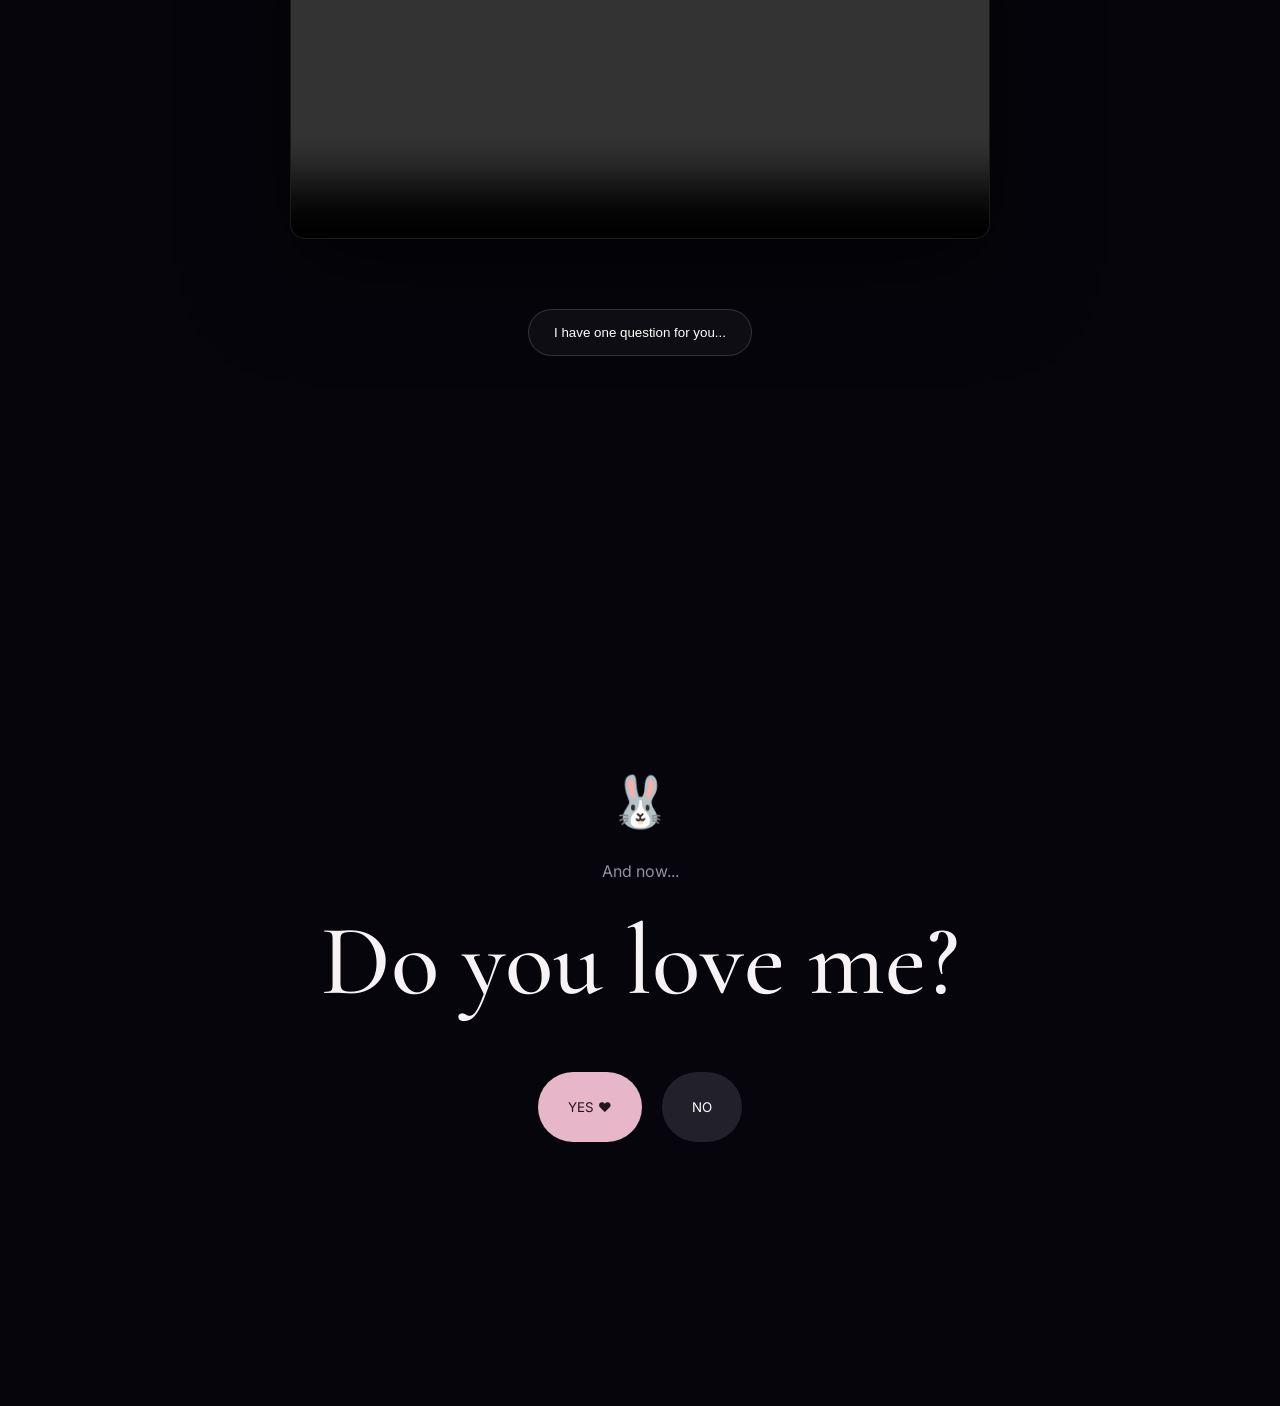
<file: surprise.html>
<!DOCTYPE html>
<html lang="en">

<head>

    <meta charset="UTF-8">

    <meta
        name="viewport"
        content="width=device-width, initial-scale=1.0"
    >

    <title>One More Thing... 🐰</title>

    <link rel="stylesheet" href="surprise.css">

    <link rel="preconnect" href="https://fonts.googleapis.com">

    <link
        href="https://fonts.googleapis.com/css2?family=Cormorant+Garamond:ital,wght@0,400;0,500;0,600;1,400;1,500&family=Inter:wght@300;400;500;600&display=swap"
        rel="stylesheet"
    >

</head>


<body>

  <audio id="memoriesMusic" loop>
  <source src="audio/memories-song.mp3" type="audio/mpeg">
</audio>
    <!-- =================================
         INTRO
    ================================== -->

    <section class="surprise-intro">

        <div class="floating-stars"></div>

        <p class="surprise-label">
            ONE MORE THING...
        </p>

        <h1>
            This part
            <br>
            <i>is just for you.</i>
        </h1>

        <p class="intro-text">
            Because one birthday surprise
            <br>
            was obviously not enough.
        </p>

        <button
            class="start-surprise"
            id="startSurprise">

            Let's begin ↓

        </button>

    </section>


    <!-- =================================
         MEMORIES
    ================================== -->

    <section class="memories-section" id="memoriesSection">

  <div class="memory-header">
    <p class="chapter">OUR LITTLE MEMORIES</p>
    <h2>Some moments<br><i>I want to keep forever.</i></h2>
    <p>Every picture has a little piece of us.</p>
  </div>

<div class="memory-slideshow" id="memorySlideshow">

    <div class="memory-card active">
        <img src="images/memory-01.jpeg" alt="Memory 1">
    </div>

    <div class="memory-card">
        <img src="images/memory-02.jpeg" alt="Memory 2">
    </div>

    <div class="memory-card">
        <img src="images/memory-03.jpeg" alt="Memory 3">
    </div>

    <div class="memory-card">
        <img src="images/memory-04.jpeg" alt="Memory 4">
    </div>

    <div class="memory-card">
        <img src="images/memory-05.jpeg" alt="Memory 5">
    </div>

    <div class="memory-card">
        <img src="images/memory-06.jpeg" alt="Memory 6">
    </div>

    <div class="memory-card">
        <img src="images/memory-07.jpeg" alt="Memory 7">
    </div>

    <div class="memory-card">
        <img src="images/memory-08.jpeg" alt="Memory 8">
    </div>

    <div class="memory-card">
        <img src="images/memory-09.jpeg" alt="Memory 9">
    </div>

    <div class="memory-card">
        <img src="images/memory-10.jpeg" alt="Memory 10">
    </div>

    <div class="memory-card">
        <img src="images/memory-11.jpeg" alt="Memory 11">
    </div>

    <div class="memory-card">
        <img src="images/memory-12.jpeg" alt="Memory 12">
    </div>

    <div class="memory-card">
        <img src="images/memory-13.jpeg" alt="Memory 13">
    </div>

    <div class="memory-card">
        <img src="images/memory-14.jpeg" alt="Memory 14">
    </div>

    <div class="memory-card">
        <img src="images/memory-15.jpeg" alt="Memory 15">
    </div>

    <div class="memory-card">
        <img src="images/memory-16.jpeg" alt="Memory 16">
    </div>

    <div class="memory-card">
        <img src="images/memory-17.jpeg" alt="Memory 17">
    </div>

    <div class="memory-card">
        <img src="images/memory-18.jpeg" alt="Memory 18">
    </div>

    <div class="memory-card">
        <img src="images/memory-19.jpeg" alt="Memory 19">
    </div>

    <div class="memory-card">
        <img src="images/memory-20.jpeg" alt="Memory 20">
    </div>

    <div class="memory-card">
        <img src="images/memory-21.jpeg" alt="Memory 21">
    </div>

    <div class="memory-card">
        <img src="images/memory-22.jpeg" alt="Memory 22">
    </div>

    <div class="memory-card">
        <img src="images/memory-23.jpeg" alt="Memory 23">
    </div>

    <div class="memory-card">
        <img src="images/memory-24.jpeg" alt="Memory 24">
    </div>

    <div class="memory-card">
        <img src="images/memory-25.jpeg" alt="Memory 25">
    </div>

    <div class="memory-card">
        <img src="images/memory-26.jpeg" alt="Memory 26">
    </div>

    <div class="memory-card">
        <img src="images/memory-27.jpeg" alt="Memory 27">
    </div>

    <div class="memory-card">
        <img src="images/memory-28.jpeg" alt="Memory 28">
    </div>

    <div class="memory-card">
        <img src="images/memory-29.jpeg" alt="Memory 29">
    </div>

    <div class="memory-card">
        <img src="images/memory-30.jpeg" alt="Memory 30">
    </div>

    <div class="memory-card">
        <img src="images/memory-31.jpeg" alt="Memory 31">
    </div>

    <div class="memory-card">
        <img src="images/memory-32.jpeg" alt="Memory 32">
    </div>

    <div class="memory-card">
        <img src="images/memory-33.jpeg" alt="Memory 33">
    </div>

</div>

  <div class="memory-progress">
    <span class="current-memory">01</span>
    <div class="progress-line">
      <div id="memoryProgress"></div>
    </div>
    <span>33</span>
  </div>

  <button class="continue-story" id="goToCake">
    Now let's make a wish ↓
  </button>

</section>



    <!-- =================================
         CAKE
    ================================== -->

    <section
        class="cake-section"
        id="cakeSection">

        <p class="section-number">
            02 / MAKE A WISH
        </p>

        <h2>
            Make a wish,
            <br>
            <i>Rabbituu.</i>
        </h2>

        <p class="cake-instruction">
            Click every candle to blow it out.
        </p>


        <div class="cake-area">

            <div class="cake">

                <div class="candle candle-1" data-candle="1">
                    <div class="flame"></div>
                    <div class="wick"></div>
                    <div class="candle-body"></div>
                </div>

                <div class="candle candle-2" data-candle="2">
                    <div class="flame"></div>
                    <div class="wick"></div>
                    <div class="candle-body"></div>
                </div>

                <div class="candle candle-3" data-candle="3">
                    <div class="flame"></div>
                    <div class="wick"></div>
                    <div class="candle-body"></div>
                </div>

                <div class="candle candle-4" data-candle="4">
                    <div class="flame"></div>
                    <div class="wick"></div>
                    <div class="candle-body"></div>
                </div>

                <div class="candle candle-5" data-candle="5">
                    <div class="flame"></div>
                    <div class="wick"></div>
                    <div class="candle-body"></div>
                </div>

                <div class="cake-top"></div>

                <div class="cake-middle"></div>

                <div class="cake-bottom"></div>

            </div>

        </div>


        <p
            class="candles-left"
            id="candlesLeft">

            5 candles left

        </p>


        <div
            class="fireworks"
            id="fireworks">

            <span class="firework f1"></span>
            <span class="firework f2"></span>
            <span class="firework f3"></span>
            <span class="firework f4"></span>
            <span class="firework f5"></span>
            <span class="firework f6"></span>

        </div>

    </section>


    <!-- =================================
         BIRTHDAY DIALOG
    ================================== -->

    <div
        class="dialog-backdrop"
        id="birthdayDialog">

        <div class="birthday-dialog">

            <div class="dialog-bunny">
                🐰
            </div>

            <p class="dialog-small">
                THE WISH IS COMPLETE
            </p>

            <h2>
                Happy Birthday,
                <br>
                <i>Rabbituu.</i>
            </h2>

            <p class="dialog-message">
                I love you soo muchhh.
                <br><br>
                I want you forever
                <br>
                in my life.
            </p>

            <p class="dialog-sign">
                — Your Singhania ❤️
            </p>

            <button
                class="another-surprise"
                id="anotherSurprise">

                Another Surprise ✦

            </button>

        </div>

    </div>


<!-- =================================
     VIDEOS
================================== -->

<section
    class="video-section"
    id="videoSection">

<p class="section-number">
    03 / ONE LAST THING
</p>

<h2>
    Okay...
    <br>
    <i>now watch these.</i>
</h2>


<!-- VIDEO 1 -->
<div class="video-wrapper">

    <video
        controls
        playsinline
        preload="metadata">

        <source
            src="https://pub-ca65d0bbfabf4ee3b50dd8d2e98e6bc7.r2.dev/surprise-video-1.mp4"
            type="video/mp4"
        >

        Your browser does not support video.

    </video>

</div>


<!-- VIDEO 2 -->
<div class="video-wrapper">

    <video
        controls
        playsinline
        preload="metadata">

        <source
            src="https://pub-ca65d0bbfabf4ee3b50dd8d2e98e6bc7.r2.dev/surprise-video-2.mp4"
            type="video/mp4"
        >

        Your browser does not support video.

    </video>

</div>


<!-- VIDEO 3 -->
<div class="video-wrapper">

    <video
        controls
        playsinline
        preload="metadata">

        <source
            src="https://pub-ca65d0bbfabf4ee3b50dd8d2e98e6bc7.r2.dev/surprise-video-3.mp4"
            type="video/mp4"
        >

        Your browser does not support video.

    </video>

</div>


<button
    class="love-question-button"
    id="loveQuestionButton">

    I have one question for you...

</button>

</section>



    <!-- =================================
         LOVE QUESTION
    ================================== -->

    <section
        class="love-section"
        id="loveSection">

        <div class="love-question">

            <div class="question-bunny">
                🐰
            </div>

            <p>
                And now...
            </p>

            <h2>
                Do you love me?
            </h2>

            <div class="answer-buttons">

                <button
                    class="yes-button"
                    id="yesButton">

                    YES ❤️

                </button>

                <button
                    class="no-button"
                    id="noButton">

                    NO

                </button>

            </div>

        </div>

    </section>


    <!-- =================================
         CAT KISS DIALOG
    ================================== -->

    <div
        class="dialog-backdrop"
        id="loveDialog">

        <div class="love-dialog">

            <img
                src="gifs/cat-kiss.gif"
                alt="Cat kissing"
                class="cat-kiss"
            >

            <h2>
                I KNEW IT. 😂❤️
            </h2>

            <p>
                Come here, Rabbituu. 🐰
            </p>

            <p class="final-love">
                I love you moreee.
            </p>

        </div>

    </div>


    <script src="surprise.js"></script>

</body>

</html>
</file>
<file: style.css>
* {
    margin: 0;
    padding: 0;
    box-sizing: border-box;
}

:root {
    --background: #050611;
    --text: #f7f3ef;
    --muted: #9998a8;
    --pink: #e7b7c9;
    --purple: #b7a8d9;
}

html {
    scroll-behavior: smooth;
}

body {
    background: var(--background);
    color: var(--text);

    font-family: "Inter", sans-serif;

    overflow-x: hidden;
}


/* =========================
   BACKGROUND
========================= */

.stars {
    position: fixed;
    inset: 0;

    z-index: -2;

    background-image:

        radial-gradient(
            1px 1px at 10% 20%,
            white,
            transparent
        ),

        radial-gradient(
            1px 1px at 25% 70%,
            white,
            transparent
        ),

        radial-gradient(
            1px 1px at 40% 15%,
            white,
            transparent
        ),

        radial-gradient(
            1px 1px at 62% 35%,
            white,
            transparent
        ),

        radial-gradient(
            1px 1px at 80% 10%,
            white,
            transparent
        ),

        radial-gradient(
            1px 1px at 90% 75%,
            white,
            transparent
        ),

        radial-gradient(
            1px 1px at 70% 88%,
            white,
            transparent
        ),

        radial-gradient(
            1px 1px at 15% 90%,
            white,
            transparent
        );

    animation: starsGlow 6s infinite alternate;
}

@keyframes starsGlow {

    from {
        opacity: 0.35;
    }

    to {
        opacity: 1;
    }

}


.moon {

    position: fixed;

    width: 360px;
    height: 360px;

    border-radius: 50%;

    right: -160px;
    top: 12%;

    background:
        radial-gradient(
            circle at 35% 30%,
            #ffffff,
            #dcdce6 55%,
            #9d9db5
        );

    opacity: 0.14;

    box-shadow:
        0 0 100px
        rgba(220, 220, 245, 0.2);

    z-index: -1;
}


/* =========================
   OPENING
========================= */

.hero {

    min-height: 100vh;

    display: flex;

    justify-content: center;
    align-items: center;

    text-align: center;

    position: relative;

    padding: 30px;
}


.hero-content {

    max-width: 1000px;

    animation:
        heroAppear 2s ease forwards;
}


@keyframes heroAppear {

    from {
        opacity: 0;
        transform: translateY(30px);
    }

    to {
        opacity: 1;
        transform: translateY(0);
    }

}


.small-text {

    font-size: 11px;

    letter-spacing: 0.35em;

    color: var(--muted);

    margin-bottom: 28px;
}


h1 {

    font-family:
        "Cormorant Garamond",
        serif;

    font-size:
        clamp(
            55px,
            9vw,
            125px
        );

    font-weight: 500;

    line-height: 0.9;

    letter-spacing: -0.03em;
}


h1 span {

    font-style: italic;

    color: var(--pink);
}


.subtitle {

    font-family:
        "Cormorant Garamond",
        serif;

    font-size: 25px;

    color: #d6d2d8;

    margin-top: 35px;

    margin-bottom: 50px;
}


#enterButton {

    display: inline-flex;

    align-items: center;

    gap: 18px;

    padding: 16px 22px;

    border-radius: 50px;

    border: 1px solid
        rgba(255,255,255,0.15);

    background:
        rgba(255,255,255,0.03);

    color: white;

    font-family: "Inter";

    cursor: pointer;

    backdrop-filter: blur(10px);

    transition: 0.35s ease;
}


#enterButton:hover {

    background:
        rgba(255,255,255,0.08);

    transform:
        translateY(-3px);

}


#enterButton b {

    font-size: 18px;

    font-weight: 300;
}


.scroll-hint {

    position: absolute;

    bottom: 30px;

    left: 50%;

    transform:
        translateX(-50%);

    font-size: 9px;

    letter-spacing: 0.25em;

    text-transform: uppercase;

    color: #696979;

    animation:
        scrollPulse 2s infinite;
}


@keyframes scrollPulse {

    0%, 100% {
        opacity: 0.3;
    }

    50% {
        opacity: 1;
    }

}


/* =========================
   STORY SECTION
========================= */

.story-section {

    min-height: 100vh;

    padding:
        160px
        25px
        200px;

}


.story-header {

    text-align: center;

    margin-bottom: 130px;
}


.chapter {

    font-size: 10px;

    letter-spacing: 0.35em;

    color: var(--muted);

    margin-bottom: 30px;
}


.story-header h2 {

    font-family:
        "Cormorant Garamond",
        serif;

    font-size:
        clamp(
            50px,
            7vw,
            90px
        );

    font-weight: 500;

    line-height: 0.95;
}


.story-header i {

    color: var(--pink);

}


/* =========================
   INSTAGRAM CARD
========================= */

.story-card {

    display: flex;

    justify-content: center;

    margin-bottom: 180px;
}


.instagram-card {

    width: min(
        380px,
        90vw
    );

    min-height: 450px;

    border:
        1px solid
        rgba(255,255,255,0.12);

    border-radius: 18px;

    background:
        rgba(255,255,255,0.035);

    backdrop-filter:
        blur(20px);

    box-shadow:
        0 30px 100px
        rgba(0,0,0,0.4);

    overflow: hidden;

    opacity: 0;

    transform:
        translateY(50px);

    animation:
        cardAppear 1.2s ease forwards;

}


@keyframes cardAppear {

    to {

        opacity: 1;

        transform:
            translateY(0);

    }

}


.insta-top {

    display: flex;

    align-items: center;

    gap: 12px;

    padding: 18px;

    border-bottom:
        1px solid
        rgba(255,255,255,0.08);
}


.profile-circle {

    width: 38px;
    height: 38px;

    border-radius: 50%;

    display: flex;

    justify-content: center;
    align-items: center;

    background:
        rgba(231,183,201,0.12);

}


.profile-name {

    font-size: 13px;

    font-weight: 500;

}


.dots {

    margin-left: auto;

    color: var(--muted);

}


.follow-request {

    text-align: center;

    padding: 80px 25px;
}


.request-icon {

    width: 70px;
    height: 70px;

    margin:
        0 auto 25px;

    display: flex;

    align-items: center;
    justify-content: center;

    border:
        1px solid
        rgba(231,183,201,0.4);

    border-radius: 50%;

    font-size: 28px;

    color: var(--pink);

}


.request-title {

    font-size: 18px;

    margin-bottom: 10px;
}


.request-text {

    color: var(--muted);

    font-size: 13px;

    margin-bottom: 30px;
}


.accept-btn {

    padding:
        12px 25px;

    border-radius: 30px;

    border: none;

    background:
        rgba(231,183,201,0.15);

    color: var(--pink);

    font-size: 12px;

}


/* =========================
   CONVERSATION
========================= */

.conversation {

    max-width: 650px;

    margin:
        0 auto 180px;

}


.tiny-label {

    text-align: center;

    color: var(--muted);

    font-size: 10px;

    letter-spacing: 0.2em;

    text-transform: uppercase;

    margin-bottom: 50px;
}


.chat {

    display: flex;

    flex-direction: column;

    gap: 20px;
}


.message {

    max-width: 75%;

    padding:
        14px 18px;

    border-radius: 18px;

    font-size: 14px;

    line-height: 1.5;

    opacity: 0;

    animation:
        messageAppear 0.8s ease forwards;
}


.message.right {

    align-self: flex-end;

    background:
        rgba(231,183,201,0.12);

    border-bottom-right-radius: 5px;

    animation-delay:
        0.5s;
}


.message.left {

    align-self: flex-start;

    background:
        rgba(255,255,255,0.07);

    border-bottom-left-radius: 5px;

    animation-delay:
        1.2s;
}


@keyframes messageAppear {

    from {

        opacity: 0;

        transform:
            translateY(15px);

    }

    to {

        opacity: 1;

        transform:
            translateY(0);

    }

}


/* =========================
   MONTHS
========================= */

.months-later {

    text-align: center;

    margin-bottom: 200px;
}


.months-later h3 {

    font-family:
        "Cormorant Garamond",
        serif;

    font-size:
        clamp(
            55px,
            8vw,
            100px
        );

    font-weight: 500;

    margin-bottom: 30px;
}


.months-later > p:last-child {

    color: var(--muted);

    line-height: 2;

    font-family:
        "Cormorant Garamond",
        serif;

    font-size: 22px;
}


/* =========================
   SMILE MESSAGE
========================= */

.smile-message {

    min-height: 500px;

    display: flex;

    flex-direction: column;

    align-items: center;

    justify-content: center;

    text-align: center;

    margin-bottom: 150px;
}


.message.special {

    max-width: 600px;

    font-family:
        "Cormorant Garamond",
        serif;

    font-size:
        clamp(
            45px,
            7vw,
            80px
        );

    line-height: 1;

    color: var(--pink);

    opacity: 1;

    transform: none;

    animation: none;

}


.after-text {

    margin-top: 50px;

    color: var(--muted);

    line-height: 1.8;

    font-size: 13px;
}


/* =========================
   ENDING
========================= */

.story-ending {

    text-align: center;
}


.rabbit-symbol {

    font-size: 45px;

    margin-bottom: 25px;

    animation:
        rabbitFloat 3s ease-in-out infinite;
}


@keyframes rabbitFloat {

    0%,100% {
        transform:
            translateY(0);
    }

    50% {
        transform:
            translateY(-8px);
    }

}


.story-ending > p {

    font-family:
        "Cormorant Garamond",
        serif;

    font-size: 35px;

    line-height: 1.1;

    margin-bottom: 45px;
}


#continueBtn {

    padding:
        15px 25px;

    border-radius: 40px;

    border:
        1px solid
        rgba(255,255,255,0.15);

    background:
        rgba(255,255,255,0.03);

    color: white;

    cursor: pointer;

    transition:
        0.3s ease;
}


#continueBtn:hover {

    background:
        rgba(255,255,255,0.08);

    transform:
        translateY(-3px);
}


/* =========================
   NEXT SECTION
========================= */

.next-section {

    min-height: 100vh;

    display: flex;

    flex-direction: column;

    justify-content: center;

    align-items: center;

    text-align: center;

    padding: 30px;
}


.next-section > p:first-child {

    font-size: 10px;

    letter-spacing: 0.3em;

    color: var(--muted);

    margin-bottom: 30px;
}


.next-section h2 {

    font-family:
        "Cormorant Garamond",
        serif;

    font-size:
        clamp(
            55px,
            8vw,
            100px
        );

    font-weight: 500;

    line-height: 0.95;
}


.next-section i {

    color: var(--pink);

}


.coming {

    margin-top: 40px;

    color: var(--muted);

    font-size: 12px;
}


/* =========================
   MOBILE
========================= */

@media (max-width: 600px) {

    .moon {

        width: 250px;
        height: 250px;

        right: -120px;

    }

    .story-section {

        padding-top: 120px;

    }

    .story-header {

        margin-bottom: 90px;

    }

    .instagram-card {

        min-height: 420px;

    }

    .conversation {

        margin-bottom: 140px;

    }

    .message {

        max-width: 85%;

    }

}

/* =========================
   FIRST CALL SECTION
========================= */

.call-section {

    min-height: 100vh;

    padding:
        150px
        25px
        180px;

    text-align: center;

}


.call-header {

    margin-bottom: 80px;

}


.call-header h2 {

    font-family:
        "Cormorant Garamond",
        serif;

    font-size:
        clamp(
            55px,
            8vw,
            100px
        );

    font-weight: 500;

    line-height: 0.9;

}


.call-header h2 i {

    color: var(--pink);

}


.call-intro {

    margin-top: 35px;

    color: var(--muted);

    font-family:
        "Cormorant Garamond",
        serif;

    font-size: 21px;

    line-height: 1.5;

}


/* =========================
   PHONE
========================= */

.phone {

    width: min(
        370px,
        90vw
    );

    min-height: 620px;

    margin: 0 auto;

    border:
        1px solid
        rgba(255,255,255,0.13);

    border-radius: 45px;

    background:
        linear-gradient(
            145deg,
            rgba(255,255,255,0.07),
            rgba(255,255,255,0.025)
        );

    box-shadow:
        0 40px 120px
        rgba(0,0,0,0.5);

    backdrop-filter:
        blur(20px);

    padding: 25px;

    display: flex;

    flex-direction: column;

    align-items: center;

    position: relative;

    overflow: hidden;

}


.phone::before {

    content: "";

    position: absolute;

    width: 220px;
    height: 220px;

    border-radius: 50%;

    background:
        rgba(231,183,201,0.08);

    filter: blur(50px);

    top: 80px;

}


.phone-top {

    width: 100%;

    display: flex;

    justify-content: space-between;

    font-size: 10px;

    color: #aaa8b5;

}


.caller {

    margin-top: 75px;

    position: relative;

    z-index: 2;

}


.caller-avatar {

    width: 105px;
    height: 105px;

    border-radius: 50%;

    margin: auto;

    display: flex;

    align-items: center;
    justify-content: center;

    font-size: 42px;

    background:
        rgba(231,183,201,0.1);

    border:
        1px solid
        rgba(231,183,201,0.25);

    box-shadow:
        0 0 60px
        rgba(231,183,201,0.12);

}


.caller-name {

    margin-top: 25px;

    font-size: 20px;

    font-weight: 500;

}


.call-status {

    margin-top: 8px;

    color: var(--muted);

    font-size: 11px;

}


/* =========================
   SOUND WAVES
========================= */

.sound-waves {

    height: 60px;

    display: flex;

    align-items: center;

    gap: 5px;

    margin-top: 55px;

    opacity: 0.25;

}


.sound-waves span {

    display: block;

    width: 3px;

    height: 12px;

    border-radius: 5px;

    background:
        var(--pink);

}


.sound-waves.active {

    opacity: 1;

}


.sound-waves.active span {

    animation:
        soundWave 0.8s
        ease-in-out
        infinite
        alternate;

}


.sound-waves span:nth-child(1) {
    animation-delay: 0s;
}

.sound-waves span:nth-child(2) {
    animation-delay: 0.1s;
}

.sound-waves span:nth-child(3) {
    animation-delay: 0.2s;
}

.sound-waves span:nth-child(4) {
    animation-delay: 0.3s;
}

.sound-waves span:nth-child(5) {
    animation-delay: 0.4s;
}

.sound-waves span:nth-child(6) {
    animation-delay: 0.3s;
}

.sound-waves span:nth-child(7) {
    animation-delay: 0.2s;
}

.sound-waves span:nth-child(8) {
    animation-delay: 0.1s;
}

.sound-waves span:nth-child(9) {
    animation-delay: 0s;
}


@keyframes soundWave {

    from {
        height: 8px;
    }

    to {
        height: 42px;
    }

}


/* =========================
   PLAY BUTTON
========================= */

.play-call {

    width: 70px;
    height: 70px;

    border-radius: 50%;

    border:
        1px solid
        rgba(231,183,201,0.4);

    background:
        rgba(231,183,201,0.1);

    color: var(--pink);

    font-size: 18px;

    cursor: pointer;

    margin-top: 25px;

    transition:
        0.3s ease;

    position: relative;

    z-index: 3;

}


.play-call:hover {

    transform: scale(1.08);

    background:
        rgba(231,183,201,0.18);

}


.tap-text {

    margin-top: 15px;

    font-size: 10px;

    color: var(--muted);

}


.call-date {

    position: absolute;

    bottom: 25px;

    font-size: 9px;

    letter-spacing: 0.15em;

    text-transform: uppercase;

    color: #646270;

}


/* =========================
   MESSAGE
========================= */

.call-message {

    max-width: 650px;

    margin:
        150px auto 80px;

}


.call-message > p:first-child {

    font-family:
        "Cormorant Garamond",
        serif;

    font-size: 27px;

    color: #d2ced6;

}


.call-message h3 {

    font-family:
        "Cormorant Garamond",
        serif;

    font-size:
        clamp(
            45px,
            6vw,
            70px
        );

    font-weight: 500;

    color: var(--pink);

    margin-top: 15px;

}


.soft-text {

    margin-top: 35px;

    color: var(--muted);

    line-height: 1.8;

    font-size: 13px;

}


.continue-story {

    padding:
        15px 25px;

    border-radius: 40px;

    border:
        1px solid
        rgba(255,255,255,0.15);

    background:
        rgba(255,255,255,0.03);

    color: white;

    cursor: pointer;

    transition:
        0.3s ease;

}


.continue-story:hover {

    background:
        rgba(255,255,255,0.08);

    transform:
        translateY(-3px);

}


/* =========================
   MOBILE
========================= */

@media (max-width: 600px) {

    .call-section {

        padding-top: 120px;

    }

    .phone {

        min-height: 590px;

        border-radius: 38px;

    }

}

/* =========================
   FIRST VIDEO CALL
========================= */

.video-section {

    min-height: 100vh;

    padding:
        150px 25px 180px;

    text-align: center;

}


.video-header {

    margin-bottom: 80px;

}


.video-header h2 {

    font-family:
        "Cormorant Garamond",
        serif;

    font-size:
        clamp(
            55px,
            8vw,
            100px
        );

    font-weight: 500;

    line-height: 0.9;

}


.video-header h2 i {

    color: var(--pink);

}


.video-intro {

    margin-top: 35px;

    color: var(--muted);

    font-family:
        "Cormorant Garamond",
        serif;

    font-size: 21px;

    line-height: 1.5;

}


/* =========================
   VIDEO PHONE
========================= */

.video-phone {

    width: min(
        390px,
        92vw
    );

    height: 680px;

    margin: 0 auto;

    border:
        1px solid
        rgba(255,255,255,0.14);

    border-radius: 42px;

    overflow: hidden;

    background:
        #080910;

    box-shadow:
        0 40px 120px
        rgba(0,0,0,0.55);

    position: relative;

}


/* TOP BAR */

.video-topbar {

    position: absolute;

    top: 0;
    left: 0;

    width: 100%;

    padding:
        22px 25px;

    display: flex;

    justify-content: space-between;

    font-size: 10px;

    color: rgba(255,255,255,0.7);

    z-index: 5;

}


/* VIDEO AREA */

.video-screen {

    height: 570px;

    position: relative;

    display: flex;

    justify-content: center;

    align-items: center;

    background:
        radial-gradient(
            circle at center,
            rgba(231,183,201,0.10),
            transparent 60%
        );

}


/* PLACEHOLDER */

.photo-placeholder {

    width: 82%;

    aspect-ratio: 4 / 5;

    border:
        1px dashed
        rgba(231,183,201,0.35);

    border-radius: 18px;

    display: flex;

    flex-direction: column;

    justify-content: center;

    align-items: center;

    background:
        rgba(255,255,255,0.025);

}


.placeholder-icon {

    font-size: 45px;

    margin-bottom: 20px;

}


.photo-placeholder p {

    font-family:
        "Cormorant Garamond",
        serif;

    font-size: 25px;

}


.photo-placeholder span {

    margin-top: 10px;

    color: var(--muted);

    font-size: 9px;

    letter-spacing: 0.05em;

}


/* NAME */

.video-name {

    position: absolute;

    bottom: 28px;

    left: 25px;

    font-size: 13px;

    text-shadow:
        0 2px 10px black;

}


/* TIME */

.video-time {

    position: absolute;

    bottom: 28px;

    right: 25px;

    font-size: 9px;

    color:
        rgba(255,255,255,0.6);

}


/* =========================
   CONTROLS
========================= */

.video-controls {

    height: 110px;

    display: flex;

    align-items: center;

    justify-content: center;

    gap: 25px;

}


.video-controls button {

    width: 48px;
    height: 48px;

    border-radius: 50%;

    border:
        1px solid
        rgba(255,255,255,0.1);

    background:
        rgba(255,255,255,0.06);

    cursor: pointer;

    font-size: 15px;

}


.video-controls .end-call {

    background:
        rgba(220,80,110,0.75);

    border: none;

    transform:
        rotate(135deg);

}


/* =========================
   MEMORY
========================= */

.video-memory {

    max-width: 700px;

    margin:
        160px auto 80px;

}


.video-memory h3 {

    font-family:
        "Cormorant Garamond",
        serif;

    font-size:
        clamp(
            45px,
            7vw,
            75px
        );

    font-weight: 500;

    line-height: 0.95;

    color: var(--pink);

    margin:
        25px 0 35px;

}


.video-memory > p:last-child {

    font-family:
        "Cormorant Garamond",
        serif;

    font-size: 22px;

    line-height: 1.5;

    color: #c8c4cc;

}


/* =========================
   MOBILE
========================= */

@media (max-width: 600px) {

    .video-section {

        padding-top: 120px;

    }

    .video-phone {

        height: 620px;

        border-radius: 35px;

    }

    .video-screen {

        height: 510px;

    }

    .video-controls {

        height: 90px;

    }

}

.photo-placeholder {
    padding: 0;
    overflow: hidden;
    border: none;
}

.photo-placeholder img {
    width: 100%;
    height: 100%;

    object-fit: cover;

    display: block;

    border-radius: 18px;
}

/* =========================
   WHY RABBITUU
========================= */

.why-section {

    min-height: 100vh;

    padding:
        160px 25px 200px;

    text-align: center;

}


.why-header {

    margin-bottom: 120px;

}


.why-header h2 {

    font-family:
        "Cormorant Garamond",
        serif;

    font-size:
        clamp(
            55px,
            8vw,
            100px
        );

    font-weight: 500;

    line-height: 0.9;

}


.why-header h2 i {

    color: var(--pink);

}


.why-intro {

    margin-top: 35px;

    color: var(--muted);

    font-family:
        "Cormorant Garamond",
        serif;

    font-size: 21px;

    line-height: 1.5;

}


/* =========================
   REASON CARDS
========================= */

.reasons-container {

    max-width: 900px;

    margin: auto;

    display: grid;

    grid-template-columns:
        repeat(2, 1fr);

    gap: 25px;

}


.reason-card {

    min-height: 330px;

    padding: 45px 30px;

    border:
        1px solid
        rgba(255,255,255,0.09);

    border-radius: 25px;

    background:
        rgba(255,255,255,0.025);

    backdrop-filter:
        blur(15px);

    position: relative;

    display: flex;

    flex-direction: column;

    justify-content: center;

    align-items: center;

    transition:
        transform 0.4s ease,
        background 0.4s ease,
        border-color 0.4s ease;

}


.reason-card:hover {

    transform:
        translateY(-8px);

    background:
        rgba(255,255,255,0.045);

    border-color:
        rgba(231,183,201,0.25);

}


.reason-card:last-child {

    grid-column:
        1 / -1;

}


.reason-number {

    position: absolute;

    top: 20px;
    left: 25px;

    font-size: 9px;

    letter-spacing: 0.2em;

    color: #666572;

}


.reason-icon {

    font-size: 30px;

    margin-bottom: 25px;

    opacity: 0.8;

}


.reason-card h3 {

    font-family:
        "Cormorant Garamond",
        serif;

    font-size: 35px;

    font-weight: 500;

    color: var(--pink);

    margin-bottom: 18px;

}


.reason-card p {

    color: var(--muted);

    font-size: 12px;

    line-height: 1.8;

}


/* =========================
   ENDING
========================= */

.why-ending {

    margin:
        180px auto 100px;

}


.why-ending > p {

    color: var(--muted);

    font-size: 13px;

    margin-bottom: 20px;

}


.why-ending h3 {

    font-family:
        "Cormorant Garamond",
        serif;

    font-size:
        clamp(
            50px,
            7vw,
            80px
        );

    font-weight: 500;

    line-height: 0.95;

}


.why-ending span {

    display: block;

    margin-top: 25px;

    font-family:
        "Cormorant Garamond",
        serif;

    font-style: italic;

    font-size: 30px;

    color: var(--pink);

}


/* =========================
   MOBILE
========================= */

@media (max-width: 650px) {

    .reasons-container {

        grid-template-columns: 1fr;

    }

    .reason-card:last-child {

        grid-column: auto;

    }

    .reason-card {

        min-height: 290px;

    }

}


/* =========================
   SOMETHING WE GOT THROUGH
========================= */

.survived-section {

    min-height: 100vh;

    padding:
        170px 25px 180px;

    display: flex;

    flex-direction: column;

    align-items: center;

    justify-content: center;

    text-align: center;

}


.survived-content {

    max-width: 750px;

}


.breathing-space {

    height: 100px;

}


.survived-line {

    font-family:
        "Cormorant Garamond",
        serif;

    color: #c8c4cc;

    font-size:
        clamp(
            25px,
            4vw,
            38px
        );

    line-height: 1.25;

}


.line-two {

    margin-top: 100px;

    color: var(--muted);

    font-size:
        clamp(
            20px,
            3vw,
            28px
        );

}


.line-three {

    margin-top: 100px;

    color: var(--muted);

    font-size: 20px;

}


.survived-content h2 {

    margin-top: 25px;

    font-family:
        "Cormorant Garamond",
        serif;

    font-size:
        clamp(
            60px,
            9vw,
            110px
        );

    font-weight: 500;

    line-height: 0.85;

}


.survived-content h2 i {

    color: var(--pink);

}


.survived-ending {

    margin-top: 90px;

    font-family:
        "Cormorant Garamond",
        serif;

    font-size: 25px;

    line-height: 1.4;

    color: #aaa7b2;

}


.heart-line {

    margin-top: 60px;

    display: flex;

    align-items: center;

    justify-content: center;

    gap: 20px;

    color: var(--pink);

    font-size: 18px;

}


.heart-line span {

    display: block;

    width: 70px;

    height: 1px;

    background:
        rgba(231,183,201,0.25);

}


.survived-section
.continue-story {

    margin-top: 100px;

}


/* =========================
   MOBILE
========================= */

@media (max-width: 600px) {

    .survived-section {

        padding-top: 130px;

    }

    .breathing-space {

        height: 70px;

    }

    .line-two {

        margin-top: 70px;

    }

    .line-three {

        margin-top: 70px;

    }

    .survived-ending {

        margin-top: 70px;

    }

}



/* =========================================
   STEP 8 — IF DISTANCE DIDN'T EXIST
========================================= */

.distance-section {
    min-height: 100vh;
    padding: 170px 25px 180px;
    text-align: center;
}

.distance-header {
    max-width: 800px;
    margin: 0 auto;
}

.distance-header h2 {
    margin-top: 25px;
    font-family: "Cormorant Garamond", serif;
    font-size: clamp(60px, 9vw, 110px);
    font-weight: 500;
    line-height: 0.88;
}

.distance-header h2 i {
    color: var(--pink);
}

.distance-intro {
    margin-top: 40px;
    font-family: "Cormorant Garamond", serif;
    font-size: 25px;
    line-height: 1.4;
    color: #aaa7b2;
}


/* TIMELINE */

.day-timeline {
    position: relative;
    max-width: 850px;
    margin: 150px auto 0;
    text-align: left;
}

.day-timeline::before {
    content: "";
    position: absolute;
    left: 95px;
    top: 10px;
    bottom: 10px;
    width: 1px;
    background: linear-gradient(
        to bottom,
        transparent,
        rgba(231,183,201,0.35),
        rgba(231,183,201,0.35),
        transparent
    );
}


.time-card {
    position: relative;
    display: grid;
    grid-template-columns: 120px 1fr;
    gap: 35px;
    min-height: 230px;
}


.time {
    font-family: "Inter", sans-serif;
    font-size: 12px;
    letter-spacing: 0.15em;
    color: var(--pink);
    text-align: right;
    padding-top: 5px;
}


.time-line {
    position: absolute;
    left: 90px;
    top: 5px;

    width: 11px;
    height: 11px;

    border-radius: 50%;

    background: var(--background);

    border: 1px solid var(--pink);

    box-shadow:
        0 0 15px rgba(231,183,201,0.25);
}


.time-content {
    padding-left: 20px;
    padding-bottom: 80px;
}


.time-label {
    font-size: 9px;
    letter-spacing: 0.25em;
    color: var(--muted);
}


.time-content h3 {
    margin-top: 18px;

    font-family: "Cormorant Garamond", serif;
    font-size: clamp(35px, 5vw, 55px);
    font-weight: 500;
    line-height: 0.95;
}


.time-content p {
    margin-top: 22px;

    font-family: "Cormorant Garamond", serif;
    font-size: 21px;
    line-height: 1.35;

    color: #aaa7b2;
}


.final-time {
    min-height: 200px;
}


/* ENDING */

.distance-ending {
    margin: 100px auto 0;
    max-width: 700px;
    text-align: center;
}


.moon-small {
    font-size: 35px;
    color: var(--pink);
    margin-bottom: 35px;

    animation: moonFloat 4s ease-in-out infinite;
}


@keyframes moonFloat {
    0%, 100% {
        transform: translateY(0);
        opacity: 0.7;
    }

    50% {
        transform: translateY(-8px);
        opacity: 1;
    }
}


.distance-ending > p {
    font-family: "Cormorant Garamond", serif;
    font-size: 23px;
    color: var(--muted);
}


.distance-ending h3 {
    margin-top: 20px;

    font-family: "Cormorant Garamond", serif;
    font-size: clamp(50px, 7vw, 80px);
    font-weight: 500;
    line-height: 0.9;
}


.distance-ending h3 i {
    color: var(--pink);
}


.rabbit-sign {
    display: block;
    margin-top: 35px;
    font-size: 24px;

    opacity: 0.8;
}


.distance-section .continue-story {
    margin-top: 100px;
}


/* MOBILE */

@media (max-width: 600px) {

    .distance-section {
        padding-top: 130px;
    }

    .distance-intro {
        font-size: 21px;
    }

    .day-timeline {
        margin-top: 100px;
    }

    .day-timeline::before {
        left: 70px;
    }

    .time-card {
        grid-template-columns: 85px 1fr;
        gap: 25px;
        min-height: 240px;
    }

    .time {
        font-size: 10px;
    }

    .time-line {
        left: 65px;
    }

    .time-content {
        padding-left: 10px;
        padding-bottom: 70px;
    }

    .time-content h3 {
        font-size: 38px;
    }

    .time-content p {
        font-size: 19px;
    }

    .time-label {
        font-size: 8px;
    }

    .distance-ending {
        margin-top: 70px;
    }
}

/* =========================================
   STEP 9 — LETTER
========================================= */

.letter-section {
    min-height: 100vh;
    padding: 170px 25px 180px;
    text-align: center;
}

.letter-header {
    max-width: 850px;
    margin: 0 auto;
}

.letter-header h2 {
    margin-top: 25px;

    font-family: "Cormorant Garamond", serif;
    font-size: clamp(60px, 9vw, 110px);
    font-weight: 500;
    line-height: 0.88;
}

.letter-header h2 i {
    color: var(--pink);
}


/* LETTER BODY */

.letter {
    max-width: 700px;
    margin: 130px auto 0;
}

.letter-line {
    font-family: "Cormorant Garamond", serif;
    font-size: clamp(28px, 4vw, 40px);
    line-height: 1.3;
    color: #d7d3da;
}

.letter-line + .letter-line {
    margin-top: 35px;
}


.letter-text {
    font-family: "Cormorant Garamond", serif;
    font-size: clamp(22px, 3vw, 29px);
    line-height: 1.45;
    color: #aaa7b2;

    margin-top: 65px;
}

.letter-text i {
    color: #d6b4c4;
}


.letter-space {
    height: 45px;
}


.letter-text.highlight {
    color: #e5e0e5;

    font-size: clamp(27px, 4vw, 36px);
}


.final-letter {
    margin-top: 110px;

    font-family: "Cormorant Garamond", serif;
    font-size: clamp(55px, 8vw, 90px);
    font-weight: 500;
    line-height: 0.9;

    color: #f3eef1;
}

.final-letter i {
    color: var(--pink);
}


.letter-sign {
    margin-top: 45px;

    font-family: "Cormorant Garamond", serif;
    font-size: 23px;

    color: var(--muted);
}


.letter-section .continue-story {
    margin-top: 110px;
}


/* MOBILE */

@media (max-width: 600px) {

    .letter-section {
        padding-top: 130px;
    }

    .letter {
        margin-top: 90px;
    }

    .letter-text {
        margin-top: 50px;
    }

    .letter-space {
        height: 25px;
    }

    .final-letter {
        margin-top: 80px;
    }
}

/* =========================================
   STEP 10 — BIRTHDAY REVEAL
========================================= */

.birthday-section {
    position: relative;

    min-height: 100vh;

    display: flex;
    justify-content: center;
    align-items: center;

    text-align: center;

    overflow: hidden;

    background:
        radial-gradient(
            circle at 50% 45%,
            rgba(80, 66, 100, 0.20),
            transparent 45%
        );

    padding: 100px 25px;
}


/* STARS */

.birthday-stars {
    position: absolute;
    inset: 0;

    pointer-events: none;

    background-image:
        radial-gradient(2px 2px at 12% 20%, white, transparent),
        radial-gradient(1px 1px at 22% 70%, white, transparent),
        radial-gradient(2px 2px at 34% 15%, white, transparent),
        radial-gradient(1px 1px at 47% 30%, white, transparent),
        radial-gradient(2px 2px at 63% 18%, white, transparent),
        radial-gradient(1px 1px at 76% 65%, white, transparent),
        radial-gradient(2px 2px at 88% 22%, white, transparent),
        radial-gradient(1px 1px at 92% 80%, white, transparent),
        radial-gradient(1px 1px at 8% 88%, white, transparent);

    opacity: 0.55;

    animation: birthdayStars 8s ease-in-out infinite alternate;
}


@keyframes birthdayStars {

    from {
        opacity: 0.35;
        transform: scale(1);
    }

    to {
        opacity: 0.85;
        transform: scale(1.05);
    }
}


/* MOON */

.birthday-moon {
    position: absolute;

    width: 500px;
    height: 500px;

    border-radius: 50%;

    top: -220px;
    right: -150px;

    background:
        radial-gradient(
            circle at 35% 35%,
            #ffffff,
            #dedde8 50%,
            #9998ad
        );

    opacity: 0.16;

    box-shadow:
        0 0 100px rgba(220, 220, 245, 0.18),
        0 0 200px rgba(220, 220, 245, 0.08);

    animation: birthdayMoon 7s ease-in-out infinite alternate;
}


@keyframes birthdayMoon {

    from {
        transform: translateY(0);
    }

    to {
        transform: translateY(18px);
    }
}


/* CONTENT */

.birthday-content {
    position: relative;
    z-index: 2;

    max-width: 900px;

    animation: birthdayAppear 2s ease forwards;
}


@keyframes birthdayAppear {

    from {
        opacity: 0;
        transform: translateY(35px);
    }

    to {
        opacity: 1;
        transform: translateY(0);
    }
}


.birthday-bunny {
    font-size: 45px;

    margin-top: 45px;
    margin-bottom: 30px;

    animation: bunnyFloat 4s ease-in-out infinite;
}


@keyframes bunnyFloat {

    0%, 100% {
        transform: translateY(0);
    }

    50% {
        transform: translateY(-9px);
    }
}


.birthday-small {
    font-family: "Cormorant Garamond", serif;

    font-size: clamp(21px, 3vw, 28px);

    line-height: 1.35;

    color: #aaa7b2;
}


.birthday-content h2 {
    margin-top: 35px;

    font-family: "Cormorant Garamond", serif;

    font-size: clamp(70px, 11vw, 135px);

    font-weight: 500;

    line-height: 0.82;

    letter-spacing: -0.03em;
}


.birthday-content h2 i {
    color: var(--pink);
}


/* DIVIDER */

.birthday-divider {
    display: flex;

    align-items: center;
    justify-content: center;

    gap: 18px;

    margin: 55px auto 40px;

    color: var(--pink);

    font-size: 14px;
}


.birthday-divider span {
    width: 80px;
    height: 1px;

    background: rgba(231,183,201,0.25);
}


/* MESSAGE */

.birthday-message {
    font-family: "Cormorant Garamond", serif;

    font-size: clamp(22px, 3vw, 29px);

    line-height: 1.45;

    color: #c4c0c8;
}


.birthday-final {
    margin-top: 75px;

    font-family: "Cormorant Garamond", serif;

    font-size: clamp(27px, 4vw, 38px);

    line-height: 1.2;

    color: #e4dfe4;
}


.birthday-final i {
    color: var(--pink);
}


/* BOTTOM SIGNATURE */

.birthday-bottom {
    position: absolute;

    bottom: 35px;
    left: 50%;

    transform: translateX(-50%);

    display: flex;

    align-items: center;

    gap: 12px;

    font-size: 9px;

    letter-spacing: 0.18em;

    text-transform: uppercase;

    color: #696979;

    white-space: nowrap;
}


.birthday-bottom span {
    color: var(--pink);

    font-size: 13px;
}


/* MOBILE */

@media (max-width: 600px) {

    .birthday-section {
        padding: 100px 22px 130px;
    }

    .birthday-moon {
        width: 320px;
        height: 320px;

        top: -120px;
        right: -150px;
    }

    .birthday-bunny {
        font-size: 38px;
        margin-top: 35px;
    }

    .birthday-divider {
        margin-top: 45px;
    }

    .birthday-divider span {
        width: 55px;
    }

    .birthday-final {
        margin-top: 60px;
    }

    .birthday-bottom {
        bottom: 22px;
    }
}
/* =========================================
SPECIAL SURPRISE BUTTON
========================================= */

.surprise-button {
position: relative;

display: inline-flex;
align-items: center;
justify-content: center;

margin-top: 45px;

padding: 17px 34px;

min-width: 250px;

border-radius: 50px;

border: 1px solid rgba(231,183,201,0.65);

background:
    linear-gradient(
        135deg,
        rgba(231,183,201,0.20),
        rgba(231,183,201,0.06)
    );

color: #fff;

font-family: "Inter", sans-serif;

font-size: 12px;

font-weight: 500;

letter-spacing: 0.08em;

cursor: pointer;

overflow: visible;

box-shadow:
    0 0 20px rgba(231,183,201,0.12),
    0 10px 35px rgba(0,0,0,0.35);

transition:
    transform 0.35s ease,
    background 0.35s ease,
    box-shadow 0.35s ease;

}

/* OUTER GLOW */

.surprise-button::before {
content: "";

position: absolute;

inset: -6px;

border-radius: 50px;

border: 1px solid rgba(231,183,201,0.25);

pointer-events: none;

animation: surprisePulse 2.2s ease-in-out infinite;

}

/* FLOATING SPARKLE */

.surprise-button::after {
content: "✦";

position: absolute;

top: -13px;

right: 18px;

color: var(--pink);

font-size: 16px;

pointer-events: none;

animation: surpriseSparkle 1.8s ease-in-out infinite;

}

/* HOVER */

.surprise-button {
transform: translateY(-5px) scale(1.04);

background:
    linear-gradient(
        135deg,
        rgba(231,183,201,0.32),
        rgba(231,183,201,0.10)
    );

box-shadow:
    0 0 35px rgba(231,183,201,0.28),
    0 15px 45px rgba(0,0,0,0.45);

}

/* CLICK */

.surprise-button {
transform: translateY(-1px) scale(0.98);
}

/* GLOW ANIMATION */

@keyframes surprisePulse {

0%,
100% {
    opacity: 0.25;
    transform: scale(1);
}

50% {
    opacity: 1;
    transform: scale(1.035);
}

}

/* SPARKLE ANIMATION */

@keyframes surpriseSparkle {

0%,
100% {
    opacity: 0.35;
    transform: translateY(0) rotate(0deg) scale(1);
}

50% {
    opacity: 1;
    transform: translateY(-5px) rotate(20deg) scale(1.15);
}

}

/* MOBILE */

@media (max-width: 650px) {

.surprise-button {
    margin-top: 35px;

    min-width: 230px;

    padding: 16px 27px;

    font-size: 11px;
}

}
</file>
<file: surprise.css>
* {
    margin: 0;
    padding: 0;
    box-sizing: border-box;
}

:root {
    --bg: #05050b;
    --bg2: #0b0912;
    --text: #f7f2f5;
    --muted: #92909c;
    --pink: #e7b7c9;
}

html {
    scroll-behavior: smooth;
}

body {
    background: var(--bg);
    color: var(--text);
    font-family: "Inter", sans-serif;
    overflow-x: hidden;
}


/* =========================================
   INTRO
========================================= */

.surprise-intro {
    min-height: 100vh;

    position: relative;

    display: flex;
    flex-direction: column;

    justify-content: center;
    align-items: center;

    text-align: center;

    padding: 30px;
}

.surprise-label,
.section-number {
    font-size: 9px;
    letter-spacing: 0.3em;
    color: var(--muted);
}

.surprise-intro h1 {
    margin-top: 30px;

    font-family: "Cormorant Garamond", serif;

    font-size: clamp(65px, 11vw, 135px);

    font-weight: 500;

    line-height: 0.83;
}

.surprise-intro h1 i {
    color: var(--pink);
}

.intro-text {
    margin-top: 40px;

    font-family: "Cormorant Garamond", serif;

    font-size: 24px;

    line-height: 1.4;

    color: var(--muted);
}

.start-surprise,
.next-surprise,
.love-question-button {
    margin-top: 55px;

    padding: 15px 25px;

    border-radius: 50px;

    border: 1px solid rgba(255,255,255,0.15);

    background: rgba(255,255,255,0.04);

    color: white;

    cursor: pointer;

    transition: 0.35s ease;
}

.start-surprise:hover,
.next-surprise:hover,
.love-question-button:hover {
    transform: translateY(-3px);

    background: rgba(255,255,255,0.08);
}


/* =========================================
   MEMORIES
========================================= */

.memories-section {
    min-height: 100vh;

    padding: 150px 25px;

    text-align: center;
}

.memories-section h2,
.cake-section h2,
.video-section h2 {
    margin-top: 25px;

    font-family: "Cormorant Garamond", serif;

    font-size: clamp(60px, 9vw, 110px);

    font-weight: 500;

    line-height: 0.85;
}

.memories-section h2 i,
.cake-section h2 i,
.video-section h2 i {
    color: var(--pink);
}


/* MEMORY CARDS */

.memory-grid {
    max-width: 1000px;

    margin: 100px auto 0;

    display: grid;

    grid-template-columns: repeat(2, 1fr);

    gap: 35px;

    padding: 30px;
}

.memory-card {
    position: relative;

    overflow: hidden;

    aspect-ratio: 4 / 5;

    border-radius: 5px;

    border: 1px solid rgba(255,255,255,0.1);

    box-shadow:
        0 25px 60px rgba(0,0,0,0.4);

    transition: 0.5s ease;
}

.memory-card:nth-child(1) {
    transform: rotate(-2deg);
}

.memory-card:nth-child(2) {
    transform: rotate(2deg);
}

.memory-card:nth-child(3) {
    transform: rotate(1deg);
}

.memory-card:nth-child(4) {
    transform: rotate(-2deg);
}

.memory-card:hover {
    transform: rotate(0deg) scale(1.03);

    z-index: 5;
}

.memory-card img {
    width: 100%;
    height: 100%;

    object-fit: cover;

    transition: 0.8s ease;
}

.memory-card:hover img {
    transform: scale(1.06);
}

.memory-overlay {
    position: absolute;

    left: 0;
    right: 0;
    bottom: 0;

    padding: 60px 25px 25px;

    text-align: left;

    background:
        linear-gradient(
            transparent,
            rgba(0,0,0,0.85)
        );
}

.memory-overlay span {
    font-size: 9px;

    letter-spacing: 0.2em;

    color: var(--pink);
}

.memory-overlay p {
    margin-top: 8px;

    font-family: "Cormorant Garamond", serif;

    font-size: 24px;
}


/* =========================================
   CAKE
========================================= */

.cake-section {
    min-height: 100vh;

    padding: 150px 25px;

    text-align: center;

    position: relative;

    overflow: hidden;
}

.cake-instruction {
    margin-top: 35px;

    color: var(--muted);

    font-size: 13px;
}


/* CAKE */

.cake-area {
    height: 430px;

    display: flex;

    justify-content: center;
    align-items: flex-end;

    position: relative;
}

.cake {
    position: relative;

    width: 310px;

    height: 230px;
}


/* CAKE LAYERS */

.cake-bottom {
    position: absolute;

    bottom: 0;
    left: 0;

    width: 310px;
    height: 110px;

    border-radius: 12px 12px 25px 25px;

    background:
        linear-gradient(
            #d79ab0,
            #9b526e
        );

    box-shadow:
        0 20px 40px rgba(0,0,0,0.4);
}

.cake-middle {
    position: absolute;

    bottom: 90px;
    left: 20px;

    width: 270px;
    height: 80px;

    border-radius: 12px;

    background:
        linear-gradient(
            #f0c3d0,
            #bd718c
        );
}

.cake-top {
    position: absolute;

    bottom: 150px;
    left: 35px;

    width: 240px;
    height: 65px;

    border-radius: 50%;

    background:
        radial-gradient(
            ellipse,
            #fff0f4,
            #e4aabd
        );

    z-index: 2;
}


/* CANDLES */

.candle {
    position: absolute;

    bottom: 200px;

    width: 35px;

    height: 100px;

    cursor: pointer;

    z-index: 10;
}

.candle-1 {
    left: 55px;
}

.candle-2 {
    left: 105px;
}

.candle-3 {
    left: 155px;
}

.candle-4 {
    left: 205px;
}

.candle-5 {
    left: 255px;
}

.candle-body {
    position: absolute;

    bottom: 0;

    left: 8px;

    width: 20px;

    height: 70px;

    border-radius: 4px;

    background:
        repeating-linear-gradient(
            45deg,
            #f4d4df,
            #f4d4df 8px,
            #b97891 8px,
            #b97891 13px
        );
}

.wick {
    position: absolute;

    bottom: 68px;
    left: 17px;

    width: 2px;
    height: 9px;

    background: #222;

    z-index: 3;
}


/* FLAME */

.flame {
    position: absolute;

    bottom: 75px;
    left: 9px;

    width: 18px;
    height: 30px;

    border-radius: 50% 50% 50% 50%;

    background:
        radial-gradient(
            ellipse at bottom,
            #fff,
            #ffd27c 40%,
            #ed7c72 70%,
            transparent 72%
        );

    filter:
        drop-shadow(
            0 0 10px #ffb36b
        );

    animation:
        flameFlicker 0.15s infinite alternate;

    transition: 0.3s;
}

@keyframes flameFlicker {
    from {
        transform: scale(1) rotate(-2deg);
    }

    to {
        transform: scale(1.08) rotate(2deg);
    }
}

.candle.blown .flame {
    opacity: 0;

    transform:
        scale(0)
        translateY(20px);
}

.candle.blown {
    cursor: default;
}

.candle.blown::after {
    content: "💨";

    position: absolute;

    top: -5px;
    left: 4px;

    font-size: 18px;

    opacity: 0.6;

    animation: smoke 1s ease forwards;
}

@keyframes smoke {
    from {
        opacity: 0.8;
        transform: translateY(0);
    }

    to {
        opacity: 0;
        transform: translateY(-30px);
    }
}

.candles-left {
    margin-top: -20px;

    color: var(--muted);

    font-size: 12px;

    letter-spacing: 0.1em;
}


/* =========================================
   FIREWORKS
========================================= */

.fireworks {
    position: absolute;

    inset: 0;

    pointer-events: none;

    opacity: 0;
}

.fireworks.active {
    opacity: 1;
}

.firework {
    position: absolute;

    width: 5px;
    height: 5px;

    border-radius: 50%;

    box-shadow:
        0 0 20px 5px rgba(231,183,201,0.8);
}

.f1 {
    left: 20%;
    top: 30%;
}

.f2 {
    left: 75%;
    top: 25%;
}

.f3 {
    left: 50%;
    top: 20%;
}

.f4 {
    left: 30%;
    top: 55%;
}

.f5 {
    left: 80%;
    top: 55%;
}

.f6 {
    left: 55%;
    top: 65%;
}

.fireworks.active .firework {
    animation: explode 1.8s ease-out infinite;
}

.f2 {
    animation-delay: 0.3s !important;
}

.f3 {
    animation-delay: 0.7s !important;
}

.f4 {
    animation-delay: 0.5s !important;
}

.f5 {
    animation-delay: 0.9s !important;
}

.f6 {
    animation-delay: 1.1s !important;
}

@keyframes explode {

    0% {
        transform: scale(0);
        opacity: 1;

        box-shadow:
            0 0 0 rgba(231,183,201,0);
    }

    35% {
        transform: scale(1);

        box-shadow:
            0 -70px 0 -2px #e7b7c9,
            50px -50px 0 -2px #d9c2ed,
            70px 0 0 -2px #f5d6df,
            50px 50px 0 -2px #e7b7c9,
            0 70px 0 -2px #d9c2ed,
            -50px 50px 0 -2px #f5d6df,
            -70px 0 0 -2px #e7b7c9,
            -50px -50px 0 -2px #d9c2ed;
    }

    100% {
        transform: scale(1.2);
        opacity: 0;
    }
}


/* =========================================
   DIALOG
========================================= */

.dialog-backdrop {
    position: fixed;

    inset: 0;

    z-index: 100;

    display: none;

    justify-content: center;
    align-items: center;

    padding: 25px;

    background:
        rgba(2,2,7,0.8);

    backdrop-filter: blur(12px);
}

.dialog-backdrop.active {
    display: flex;

    animation: dialogFade 0.5s ease;
}

@keyframes dialogFade {
    from {
        opacity: 0;
    }

    to {
        opacity: 1;
    }
}

.birthday-dialog,
.love-dialog {
    width: min(550px, 92vw);

    padding: 55px 35px;

    text-align: center;

    border-radius: 25px;

    border: 1px solid rgba(255,255,255,0.12);

    background:
        linear-gradient(
            145deg,
            rgba(30,24,38,0.95),
            rgba(9,8,15,0.98)
        );

    box-shadow:
        0 40px 120px rgba(0,0,0,0.7);

    animation:
        dialogAppear 0.6s ease;
}

@keyframes dialogAppear {
    from {
        transform: translateY(25px) scale(0.95);
    }

    to {
        transform: translateY(0) scale(1);
    }
}

.dialog-bunny {
    font-size: 45px;
}

.dialog-small {
    margin-top: 20px;

    font-size: 9px;

    letter-spacing: 0.25em;

    color: var(--muted);
}

.birthday-dialog h2 {
    margin-top: 25px;

    font-family: "Cormorant Garamond", serif;

    font-size: 65px;

    font-weight: 500;

    line-height: 0.85;
}

.birthday-dialog h2 i {
    color: var(--pink);
}

.dialog-message {
    margin-top: 35px;

    font-family: "Cormorant Garamond", serif;

    font-size: 27px;

    line-height: 1.3;

    color: #d7d2d8;
}

.dialog-sign {
    margin-top: 30px;

    color: var(--muted);

    font-family: "Cormorant Garamond", serif;

    font-size: 21px;
}

.another-surprise {
    margin-top: 35px;

    padding: 15px 25px;

    border: 1px solid rgba(231,183,201,0.3);

    border-radius: 50px;

    background: rgba(231,183,201,0.07);

    color: white;

    cursor: pointer;
}


/* =========================================
VIDEO
========================================= */

.video-section {
min-height: 100vh;
padding: 150px 25px;
text-align: center;
}

/* EACH VIDEO */

.video-wrapper {
width: min(700px, 92vw);

margin: 90px auto 0; 

border-radius: 15px; 

overflow: hidden; 

border: 1px solid rgba(255,255,255,0.1); 

background: #000;

box-shadow: 
    0 30px 100px rgba(0,0,0,0.5); 

}

/* SPACE BETWEEN VIDEO 1, 2 AND 3 */

.video-wrapper + .video-wrapper {
margin-top: 55px;
}

/* VIDEO ITSELF */

.video-wrapper video {
width: 100%;

display: block;

background: #000;

}

/* QUESTION BUTTON AFTER ALL 3 VIDEOS */

.video-section .love-question-button {
margin-top: 70px;
}

/* MOBILE */

@media (max-width: 650px) {

.video-section {
    padding: 110px 18px;
}

.video-wrapper {
    width: 100%;
    margin-top: 60px;
    border-radius: 12px;
}

.video-wrapper + .video-wrapper {
    margin-top: 40px;
}

.video-section .love-question-button {
    margin-top: 55px;
}

}

/* =========================================
   LOVE QUESTION
========================================= */

.love-section {
    min-height: 100vh;

    display: flex;

    align-items: center;
    justify-content: center;

    text-align: center;

    padding: 30px;
}

.question-bunny {
    font-size: 50px;
}

.love-question > p {
    margin-top: 30px;

    color: var(--muted);
}

.love-question h2 {
    margin-top: 20px;

    font-family: "Cormorant Garamond", serif;

    font-size: clamp(60px, 9vw, 100px);

    font-weight: 500;
}

.answer-buttons {
    position: relative;

    display: flex;

    justify-content: center;

    gap: 20px;

    margin-top: 50px;

    min-height: 70px;
}

.yes-button,
.no-button {
    padding: 15px 30px;

    border-radius: 50px;

    border: none;

    cursor: pointer;

    font-family: "Inter";
}

.yes-button {
    background: var(--pink);

    color: #24151c;
}

.no-button {
    background: #22212a;

    color: white;

    position: relative;

    transition: 0.15s ease;
}


/* CAT */

.cat-kiss {
    width: min(280px, 70vw);

    max-height: 280px;

    object-fit: contain;

    border-radius: 15px;
}

.love-dialog h2 {
    margin-top: 25px;

    font-family: "Cormorant Garamond", serif;

    font-size: 55px;

    font-weight: 500;
}

.love-dialog p {
    margin-top: 15px;

    font-family: "Cormorant Garamond", serif;

    font-size: 25px;

    color: #c9c4cb;
}

.love-dialog .final-love {
    color: var(--pink);
}


/* MOBILE */

@media (max-width: 650px) {

    .memory-grid {
        grid-template-columns: 1fr;

        padding: 10px;

        gap: 35px;
    }

    .memory-card {
        transform: none !important;
    }

    .cake {
        transform: scale(0.82);
    }

    .birthday-dialog h2 {
        font-size: 52px;
    }

    .dialog-message {
        font-size: 23px;
    }

    .love-dialog h2 {
        font-size: 45px;
    }
}
.memory-slideshow {
  position: relative;
  width: min(520px, 90vw);
  height: min(650px, 72vh);
  margin: 70px auto 35px;
}
.memory-card {
  position: absolute;
  inset: 0;
  opacity: 0;
  transform: translateY(35px) scale(.96);
  transition:
    opacity 1s ease,
    transform 1.2s cubic-bezier(.22,1,.36,1);
  pointer-events: none;

  display: flex;
  align-items: center;
  justify-content: center;

  overflow: hidden;
  border-radius: 12px;
}

.memory-card.active {
  opacity: 1;
  transform: translateY(0) scale(1);
}

/* Blurred background */
.memory-card::before {
  content: "";
  position: absolute;
  inset: -25px;

  background-image: var(--memory-bg);
  background-size: cover;
  background-position: center;

  filter: blur(25px);
  transform: scale(1.1);

  opacity: .45;
  z-index: 0;
}

/* Actual photo */
.memory-card img {
  position: relative;
  z-index: 1;

  width: 100%;
  height: 100%;

  object-fit: contain;

  display: block;

  border-radius: 8px;

  box-shadow:
    0 30px 80px rgba(0,0,0,.55),
    0 0 50px rgba(231,183,201,.08);
}

/* little card frame */
.memory-card::before {
  content: "";
  position: absolute;
  inset: -10px;
  background: #f5f1ea;
  border-radius: 5px;
  z-index: -1;
  box-shadow: 0 25px 60px rgba(0,0,0,.35);
}

.memory-caption {
  position: absolute;
  left: 20px;
  right: 20px;
  bottom: 20px;

  padding: 18px 20px;

  background: rgba(10,8,18,.72);
  backdrop-filter: blur(12px);

  border: 1px solid rgba(255,255,255,.1);
  border-radius: 12px;
}

.memory-caption span {
  font-size: 10px;
  letter-spacing: .2em;
  color: #e7b7c9;
}

.memory-caption p {
  margin: 7px 0 0;

  color: #f4eef2;
  font-family: "Cormorant Garamond", serif;
  font-size: 20px;
  line-height: 1.25;
}

.memory-progress {
  display: flex;
  align-items: center;
  justify-content: center;
  gap: 14px;

  width: min(420px, 80vw);
  margin: 25px auto 70px;

  font-size: 10px;
  letter-spacing: .15em;
  color: #88838e;
}

.current-memory {
  color: #e7b7c9;
}

.progress-line {
  position: relative;
  width: 180px;
  height: 1px;
  background: rgba(255,255,255,.12);
  overflow: hidden;
}

#memoryProgress {
  width: 0%;
  height: 100%;
  background: #e7b7c9;
  transition: width .5s ease;
}

@media (max-width: 600px) {

  .memory-slideshow {
    height: 70vh;
    max-height: 600px;
  }

  .memory-caption {
    left: 15px;
    right: 15px;
    bottom: 15px;
  }

  .memory-caption p {
    font-size: 18px;
  }
}
/* =========================================
   MEMORY → CAKE BUTTON
========================================= */

.continue-story {
    display: block;
    margin: 50px auto 80px;

    padding: 15px 28px;

    border-radius: 50px;
    border: 1px solid rgba(231,183,201,0.4);

    background: rgba(231,183,201,0.08);

    color: #f5eef2;

    font-family: "Inter", sans-serif;
    font-size: 12px;
    letter-spacing: 0.08em;

    cursor: pointer;

    transition: 0.35s ease;
}

.continue-story:hover {
    transform: translateY(-3px);
    background: rgba(231,183,201,0.15);

    box-shadow:
        0 10px 35px rgba(231,183,201,0.15);
}
</file>
